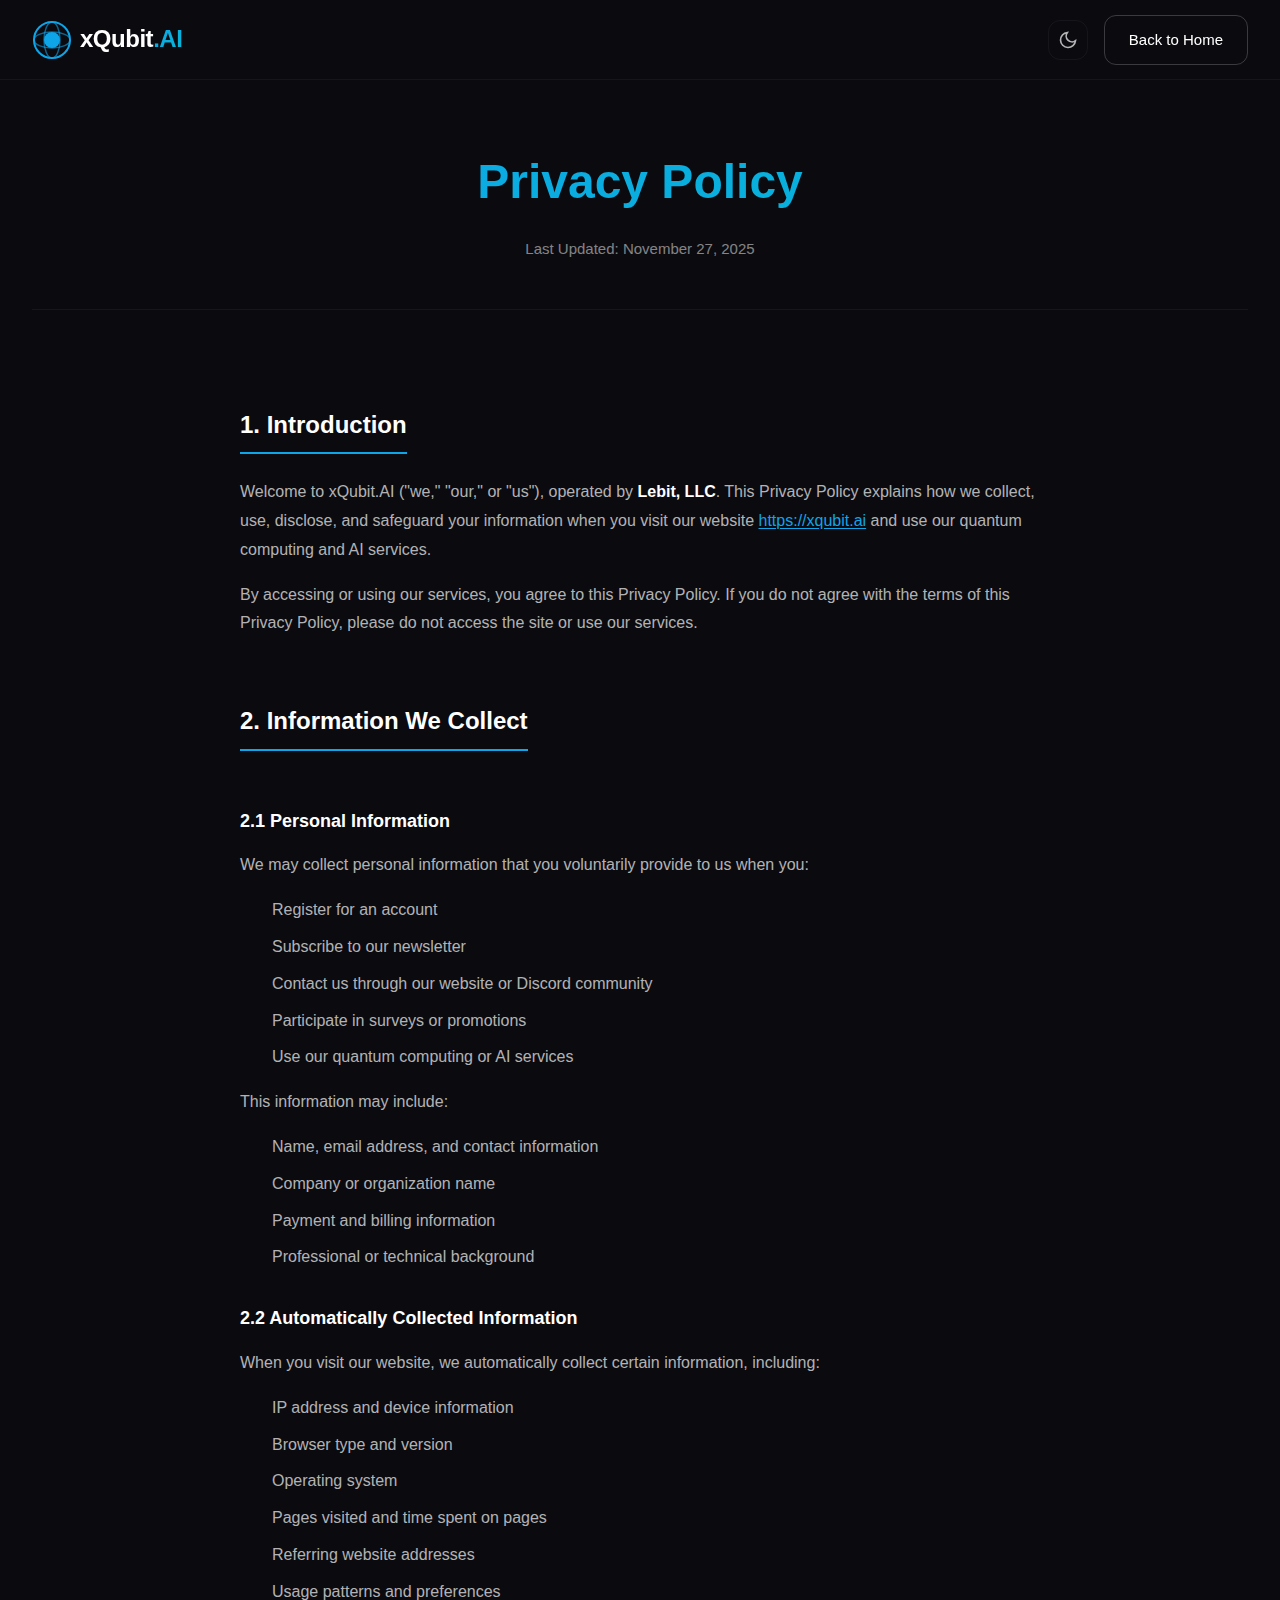
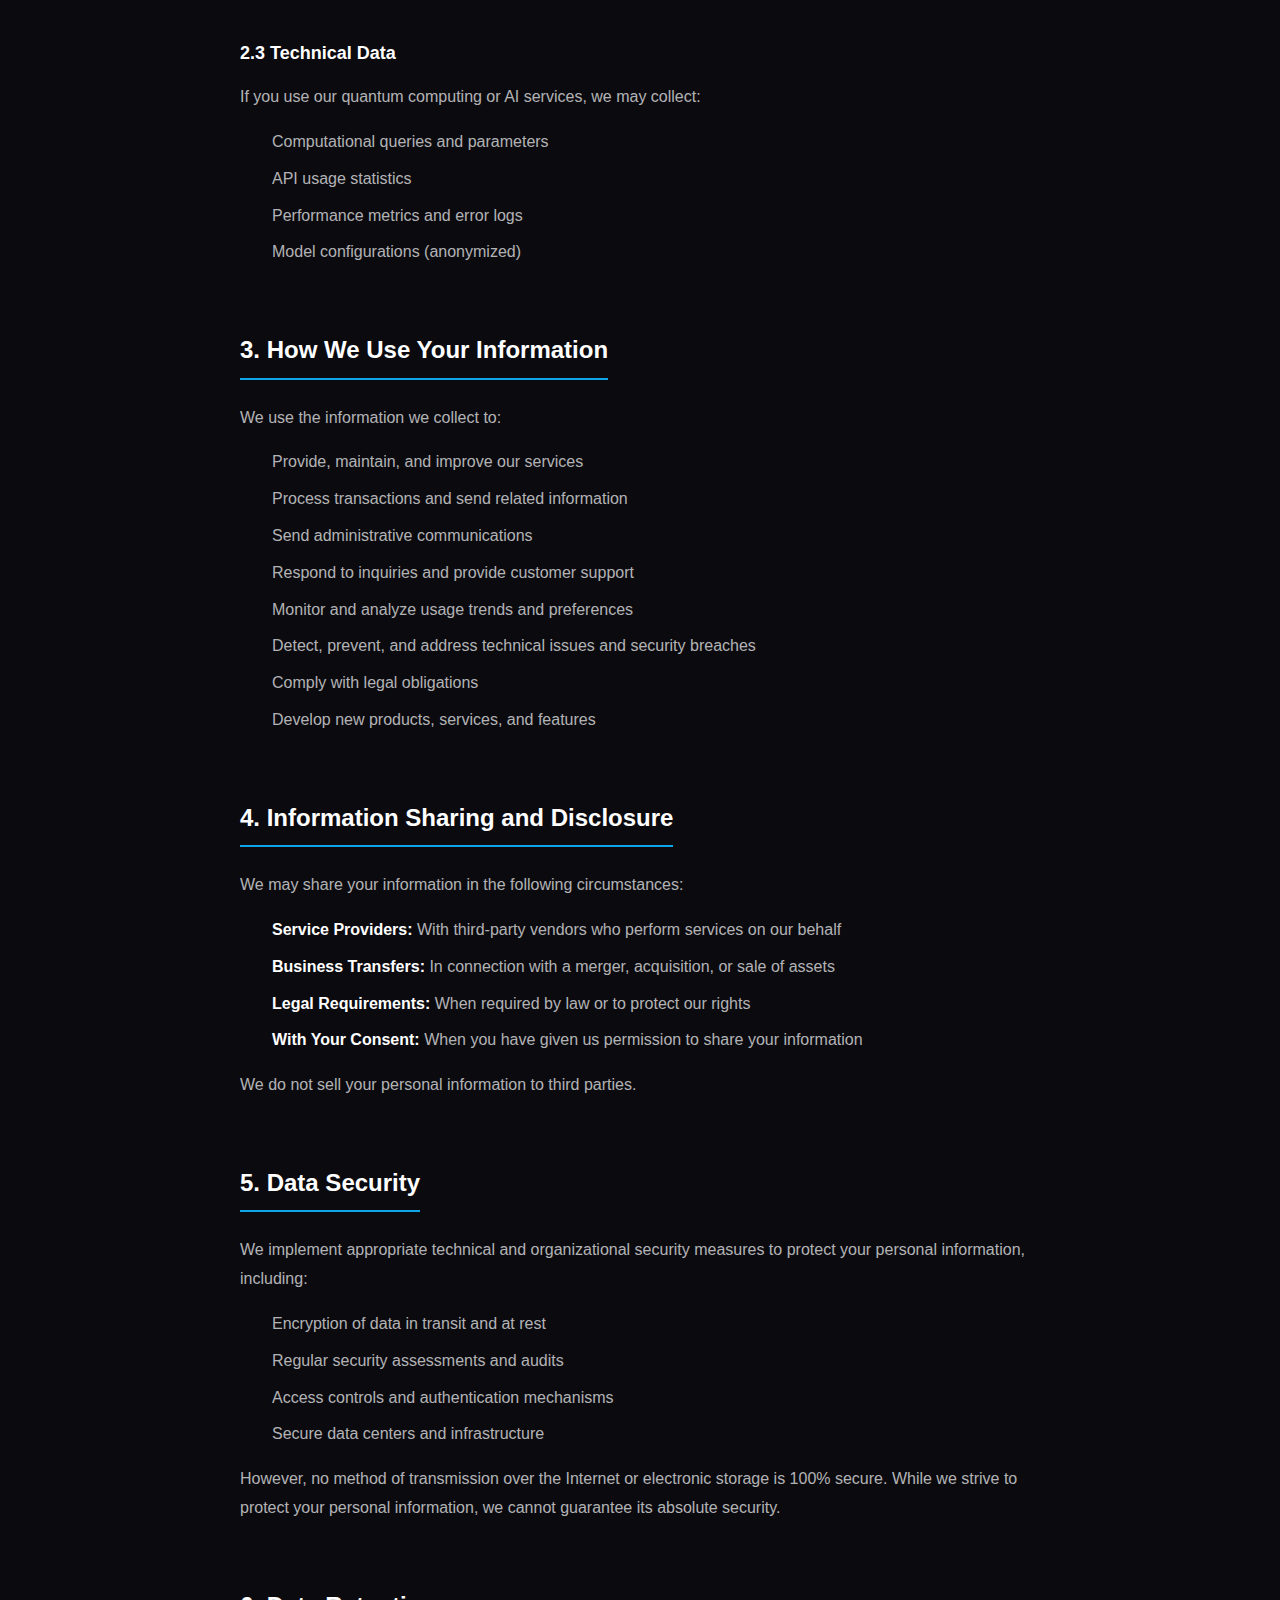
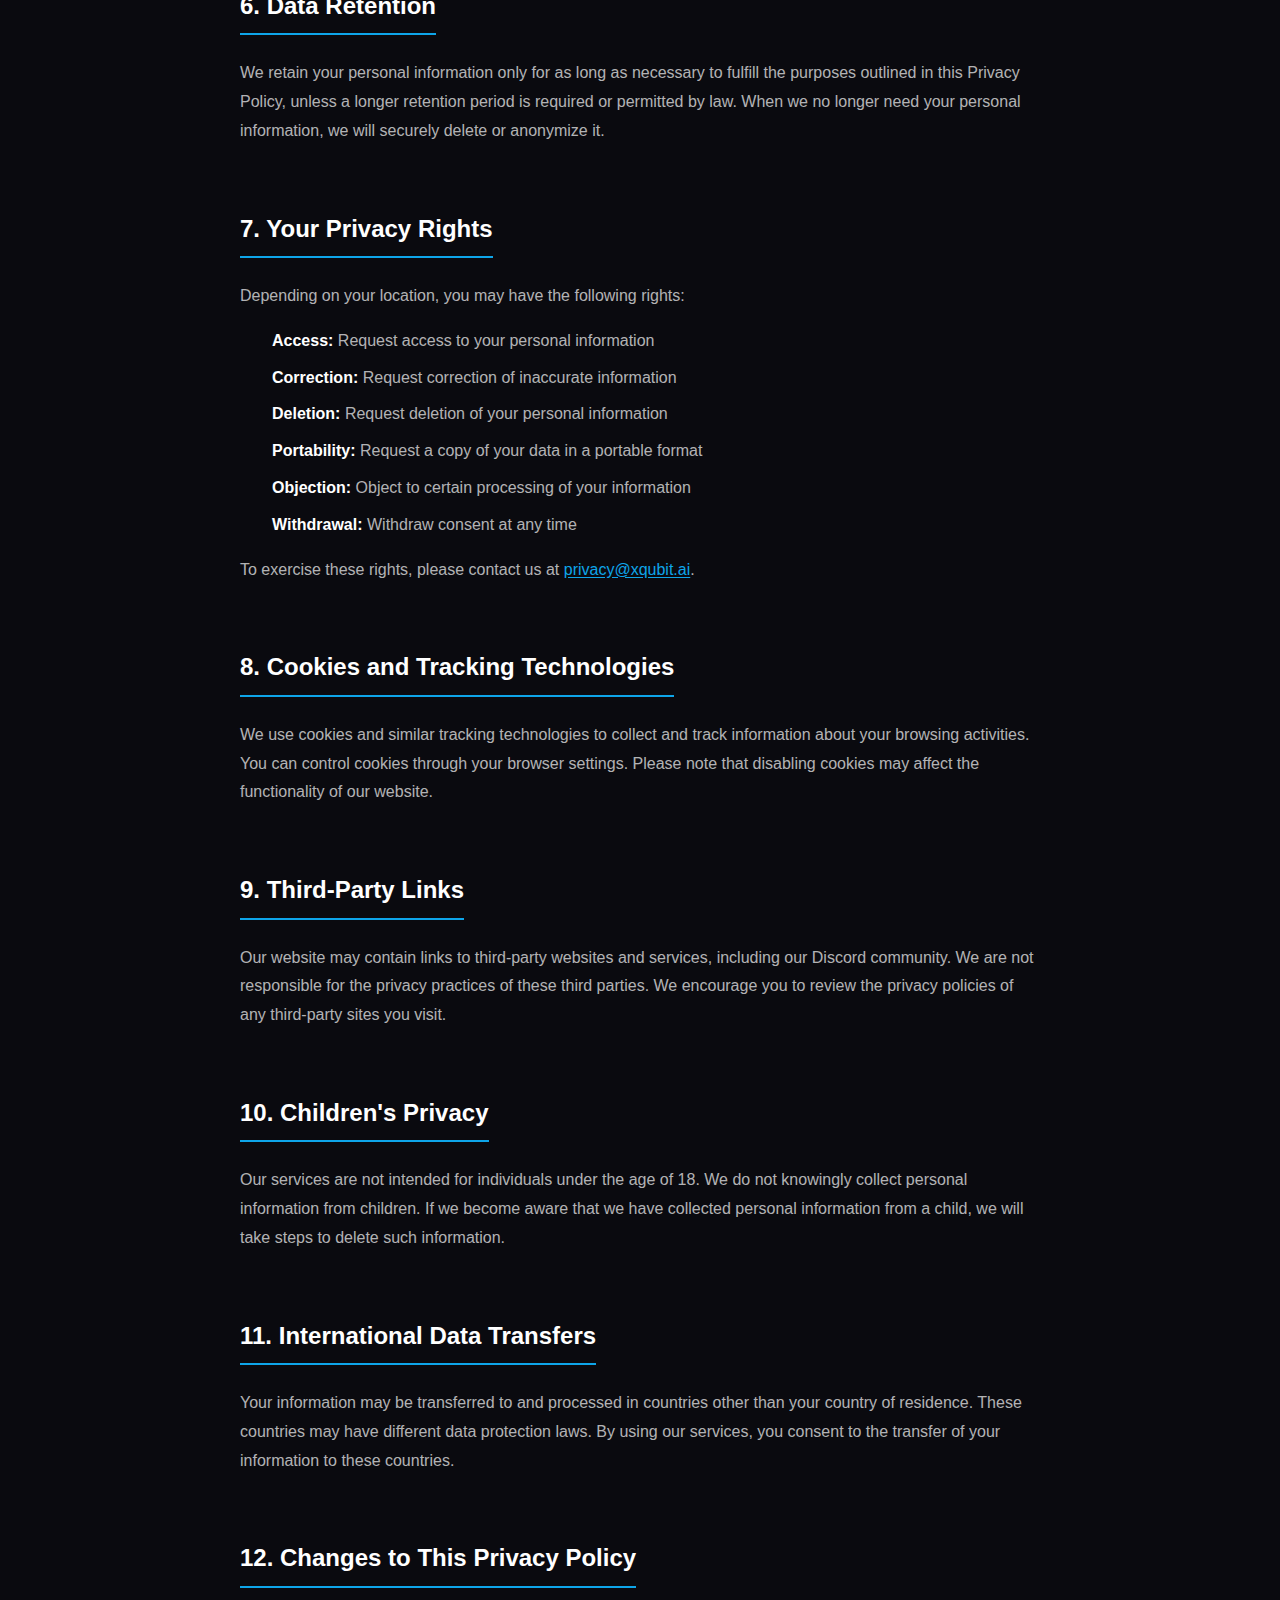
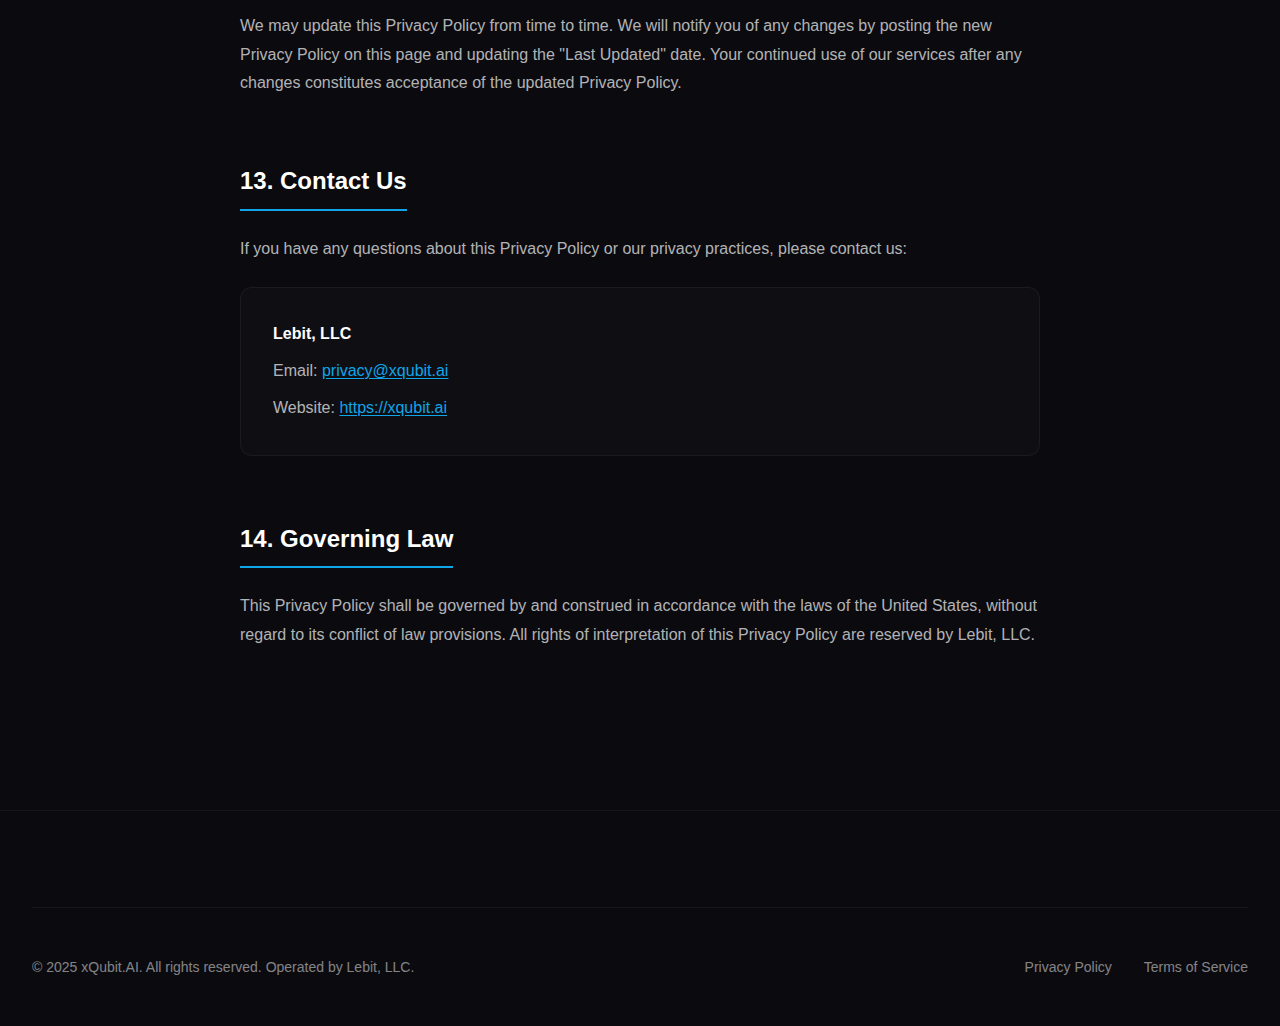
<file: privacy.html>
<!DOCTYPE html>
<html lang="en" data-theme="dark">
<head>
    <meta charset="UTF-8">
    <meta name="viewport" content="width=device-width, initial-scale=1.0">
    <title>Privacy Policy - xQubit.AI</title>
    <!-- Google tag (gtag.js) -->
    <script async src="https://www.googletagmanager.com/gtag/js?id=G-JPYDKLD9Z1"></script>
    <script>
      window.dataLayer = window.dataLayer || [];
      function gtag(){dataLayer.push(arguments);}
      gtag('js', new Date());
      gtag('config', 'G-JPYDKLD9Z1');
    </script>
    <meta name="description" content="xQubit.AI Privacy Policy - Learn how we collect, use, and protect your personal information.">
    <link rel="icon" type="image/svg+xml" href="assets/favicon.svg">
    <link rel="preconnect" href="https://fonts.googleapis.com">
    <link rel="preconnect" href="https://fonts.gstatic.com" crossorigin>
    <link href="https://fonts.googleapis.com/css2?family=Inter:wght@300;400;500;600;700;800&family=Space+Grotesk:wght@400;500;600;700&display=swap" rel="stylesheet">
    <link rel="stylesheet" href="css/styles.css">
    <link rel="stylesheet" href="css/legal.css">
</head>
<body>
    <!-- Navigation -->
    <nav class="navbar scrolled">
        <div class="nav-container">
            <a href="index.html" class="logo">
                <svg class="logo-icon" viewBox="0 0 40 40" fill="none" xmlns="http://www.w3.org/2000/svg">
                    <circle cx="20" cy="20" r="18" stroke="url(#logo-gradient)" stroke-width="2"/>
                    <circle cx="20" cy="20" r="8" fill="url(#logo-gradient)"/>
                    <ellipse cx="20" cy="20" rx="18" ry="8" stroke="url(#logo-gradient)" stroke-width="1.5" opacity="0.6"/>
                    <ellipse cx="20" cy="20" rx="8" ry="18" stroke="url(#logo-gradient)" stroke-width="1.5" opacity="0.6"/>
                    <defs>
                        <linearGradient id="logo-gradient" x1="0" y1="0" x2="40" y2="40">
                            <stop offset="0%" stop-color="#0EA5E9"/>
                            <stop offset="100%" stop-color="#0284C7"/>
                        </linearGradient>
                    </defs>
                </svg>
                <span class="logo-text">xQubit<span class="highlight">.AI</span></span>
            </a>
            <div class="nav-actions">
                <button class="theme-toggle" id="theme-toggle" aria-label="Toggle theme">
                    <svg class="moon-icon" viewBox="0 0 24 24" fill="none" stroke="currentColor" stroke-width="2">
                        <path d="M21 12.79A9 9 0 1 1 11.21 3 7 7 0 0 0 21 12.79z"/>
                    </svg>
                    <svg class="sun-icon" viewBox="0 0 24 24" fill="none" stroke="currentColor" stroke-width="2">
                        <circle cx="12" cy="12" r="5"/>
                        <line x1="12" y1="1" x2="12" y2="3"/>
                        <line x1="12" y1="21" x2="12" y2="23"/>
                        <line x1="4.22" y1="4.22" x2="5.64" y2="5.64"/>
                        <line x1="18.36" y1="18.36" x2="19.78" y2="19.78"/>
                        <line x1="1" y1="12" x2="3" y2="12"/>
                        <line x1="21" y1="12" x2="23" y2="12"/>
                        <line x1="4.22" y1="19.78" x2="5.64" y2="18.36"/>
                        <line x1="18.36" y1="5.64" x2="19.78" y2="4.22"/>
                    </svg>
                </button>
                <a href="index.html" class="btn btn-outline">Back to Home</a>
            </div>
        </div>
    </nav>

    <!-- Legal Content -->
    <main class="legal-page">
        <div class="container">
            <div class="legal-header">
                <h1>Privacy Policy</h1>
                <p class="legal-updated">Last Updated: November 27, 2025</p>
            </div>

            <div class="legal-content">
                <section class="legal-section">
                    <h2>1. Introduction</h2>
                    <p>Welcome to xQubit.AI ("we," "our," or "us"), operated by <strong>Lebit, LLC</strong>. This Privacy Policy explains how we collect, use, disclose, and safeguard your information when you visit our website <a href="https://xqubit.ai">https://xqubit.ai</a> and use our quantum computing and AI services.</p>
                    <p>By accessing or using our services, you agree to this Privacy Policy. If you do not agree with the terms of this Privacy Policy, please do not access the site or use our services.</p>
                </section>

                <section class="legal-section">
                    <h2>2. Information We Collect</h2>

                    <h3>2.1 Personal Information</h3>
                    <p>We may collect personal information that you voluntarily provide to us when you:</p>
                    <ul>
                        <li>Register for an account</li>
                        <li>Subscribe to our newsletter</li>
                        <li>Contact us through our website or Discord community</li>
                        <li>Participate in surveys or promotions</li>
                        <li>Use our quantum computing or AI services</li>
                    </ul>
                    <p>This information may include:</p>
                    <ul>
                        <li>Name, email address, and contact information</li>
                        <li>Company or organization name</li>
                        <li>Payment and billing information</li>
                        <li>Professional or technical background</li>
                    </ul>

                    <h3>2.2 Automatically Collected Information</h3>
                    <p>When you visit our website, we automatically collect certain information, including:</p>
                    <ul>
                        <li>IP address and device information</li>
                        <li>Browser type and version</li>
                        <li>Operating system</li>
                        <li>Pages visited and time spent on pages</li>
                        <li>Referring website addresses</li>
                        <li>Usage patterns and preferences</li>
                    </ul>

                    <h3>2.3 Technical Data</h3>
                    <p>If you use our quantum computing or AI services, we may collect:</p>
                    <ul>
                        <li>Computational queries and parameters</li>
                        <li>API usage statistics</li>
                        <li>Performance metrics and error logs</li>
                        <li>Model configurations (anonymized)</li>
                    </ul>
                </section>

                <section class="legal-section">
                    <h2>3. How We Use Your Information</h2>
                    <p>We use the information we collect to:</p>
                    <ul>
                        <li>Provide, maintain, and improve our services</li>
                        <li>Process transactions and send related information</li>
                        <li>Send administrative communications</li>
                        <li>Respond to inquiries and provide customer support</li>
                        <li>Monitor and analyze usage trends and preferences</li>
                        <li>Detect, prevent, and address technical issues and security breaches</li>
                        <li>Comply with legal obligations</li>
                        <li>Develop new products, services, and features</li>
                    </ul>
                </section>

                <section class="legal-section">
                    <h2>4. Information Sharing and Disclosure</h2>
                    <p>We may share your information in the following circumstances:</p>
                    <ul>
                        <li><strong>Service Providers:</strong> With third-party vendors who perform services on our behalf</li>
                        <li><strong>Business Transfers:</strong> In connection with a merger, acquisition, or sale of assets</li>
                        <li><strong>Legal Requirements:</strong> When required by law or to protect our rights</li>
                        <li><strong>With Your Consent:</strong> When you have given us permission to share your information</li>
                    </ul>
                    <p>We do not sell your personal information to third parties.</p>
                </section>

                <section class="legal-section">
                    <h2>5. Data Security</h2>
                    <p>We implement appropriate technical and organizational security measures to protect your personal information, including:</p>
                    <ul>
                        <li>Encryption of data in transit and at rest</li>
                        <li>Regular security assessments and audits</li>
                        <li>Access controls and authentication mechanisms</li>
                        <li>Secure data centers and infrastructure</li>
                    </ul>
                    <p>However, no method of transmission over the Internet or electronic storage is 100% secure. While we strive to protect your personal information, we cannot guarantee its absolute security.</p>
                </section>

                <section class="legal-section">
                    <h2>6. Data Retention</h2>
                    <p>We retain your personal information only for as long as necessary to fulfill the purposes outlined in this Privacy Policy, unless a longer retention period is required or permitted by law. When we no longer need your personal information, we will securely delete or anonymize it.</p>
                </section>

                <section class="legal-section">
                    <h2>7. Your Privacy Rights</h2>
                    <p>Depending on your location, you may have the following rights:</p>
                    <ul>
                        <li><strong>Access:</strong> Request access to your personal information</li>
                        <li><strong>Correction:</strong> Request correction of inaccurate information</li>
                        <li><strong>Deletion:</strong> Request deletion of your personal information</li>
                        <li><strong>Portability:</strong> Request a copy of your data in a portable format</li>
                        <li><strong>Objection:</strong> Object to certain processing of your information</li>
                        <li><strong>Withdrawal:</strong> Withdraw consent at any time</li>
                    </ul>
                    <p>To exercise these rights, please contact us at <a href="mailto:privacy@xqubit.ai">privacy@xqubit.ai</a>.</p>
                </section>

                <section class="legal-section">
                    <h2>8. Cookies and Tracking Technologies</h2>
                    <p>We use cookies and similar tracking technologies to collect and track information about your browsing activities. You can control cookies through your browser settings. Please note that disabling cookies may affect the functionality of our website.</p>
                </section>

                <section class="legal-section">
                    <h2>9. Third-Party Links</h2>
                    <p>Our website may contain links to third-party websites and services, including our Discord community. We are not responsible for the privacy practices of these third parties. We encourage you to review the privacy policies of any third-party sites you visit.</p>
                </section>

                <section class="legal-section">
                    <h2>10. Children's Privacy</h2>
                    <p>Our services are not intended for individuals under the age of 18. We do not knowingly collect personal information from children. If we become aware that we have collected personal information from a child, we will take steps to delete such information.</p>
                </section>

                <section class="legal-section">
                    <h2>11. International Data Transfers</h2>
                    <p>Your information may be transferred to and processed in countries other than your country of residence. These countries may have different data protection laws. By using our services, you consent to the transfer of your information to these countries.</p>
                </section>

                <section class="legal-section">
                    <h2>12. Changes to This Privacy Policy</h2>
                    <p>We may update this Privacy Policy from time to time. We will notify you of any changes by posting the new Privacy Policy on this page and updating the "Last Updated" date. Your continued use of our services after any changes constitutes acceptance of the updated Privacy Policy.</p>
                </section>

                <section class="legal-section">
                    <h2>13. Contact Us</h2>
                    <p>If you have any questions about this Privacy Policy or our privacy practices, please contact us:</p>
                    <div class="contact-info">
                        <p><strong>Lebit, LLC</strong></p>
                        <p>Email: <a href="mailto:privacy@xqubit.ai">privacy@xqubit.ai</a></p>
                        <p>Website: <a href="https://xqubit.ai">https://xqubit.ai</a></p>
                    </div>
                </section>

                <section class="legal-section">
                    <h2>14. Governing Law</h2>
                    <p>This Privacy Policy shall be governed by and construed in accordance with the laws of the United States, without regard to its conflict of law provisions. All rights of interpretation of this Privacy Policy are reserved by Lebit, LLC.</p>
                </section>
            </div>
        </div>
    </main>

    <!-- Footer -->
    <footer class="footer">
        <div class="container">
            <div class="footer-bottom">
                <p>&copy; 2025 xQubit.AI. All rights reserved. Operated by Lebit, LLC.</p>
                <div class="footer-legal">
                    <a href="privacy.html">Privacy Policy</a>
                    <a href="terms.html">Terms of Service</a>
                </div>
            </div>
        </div>
    </footer>

    <script src="js/main.js"></script>
</body>
</html>
</file>
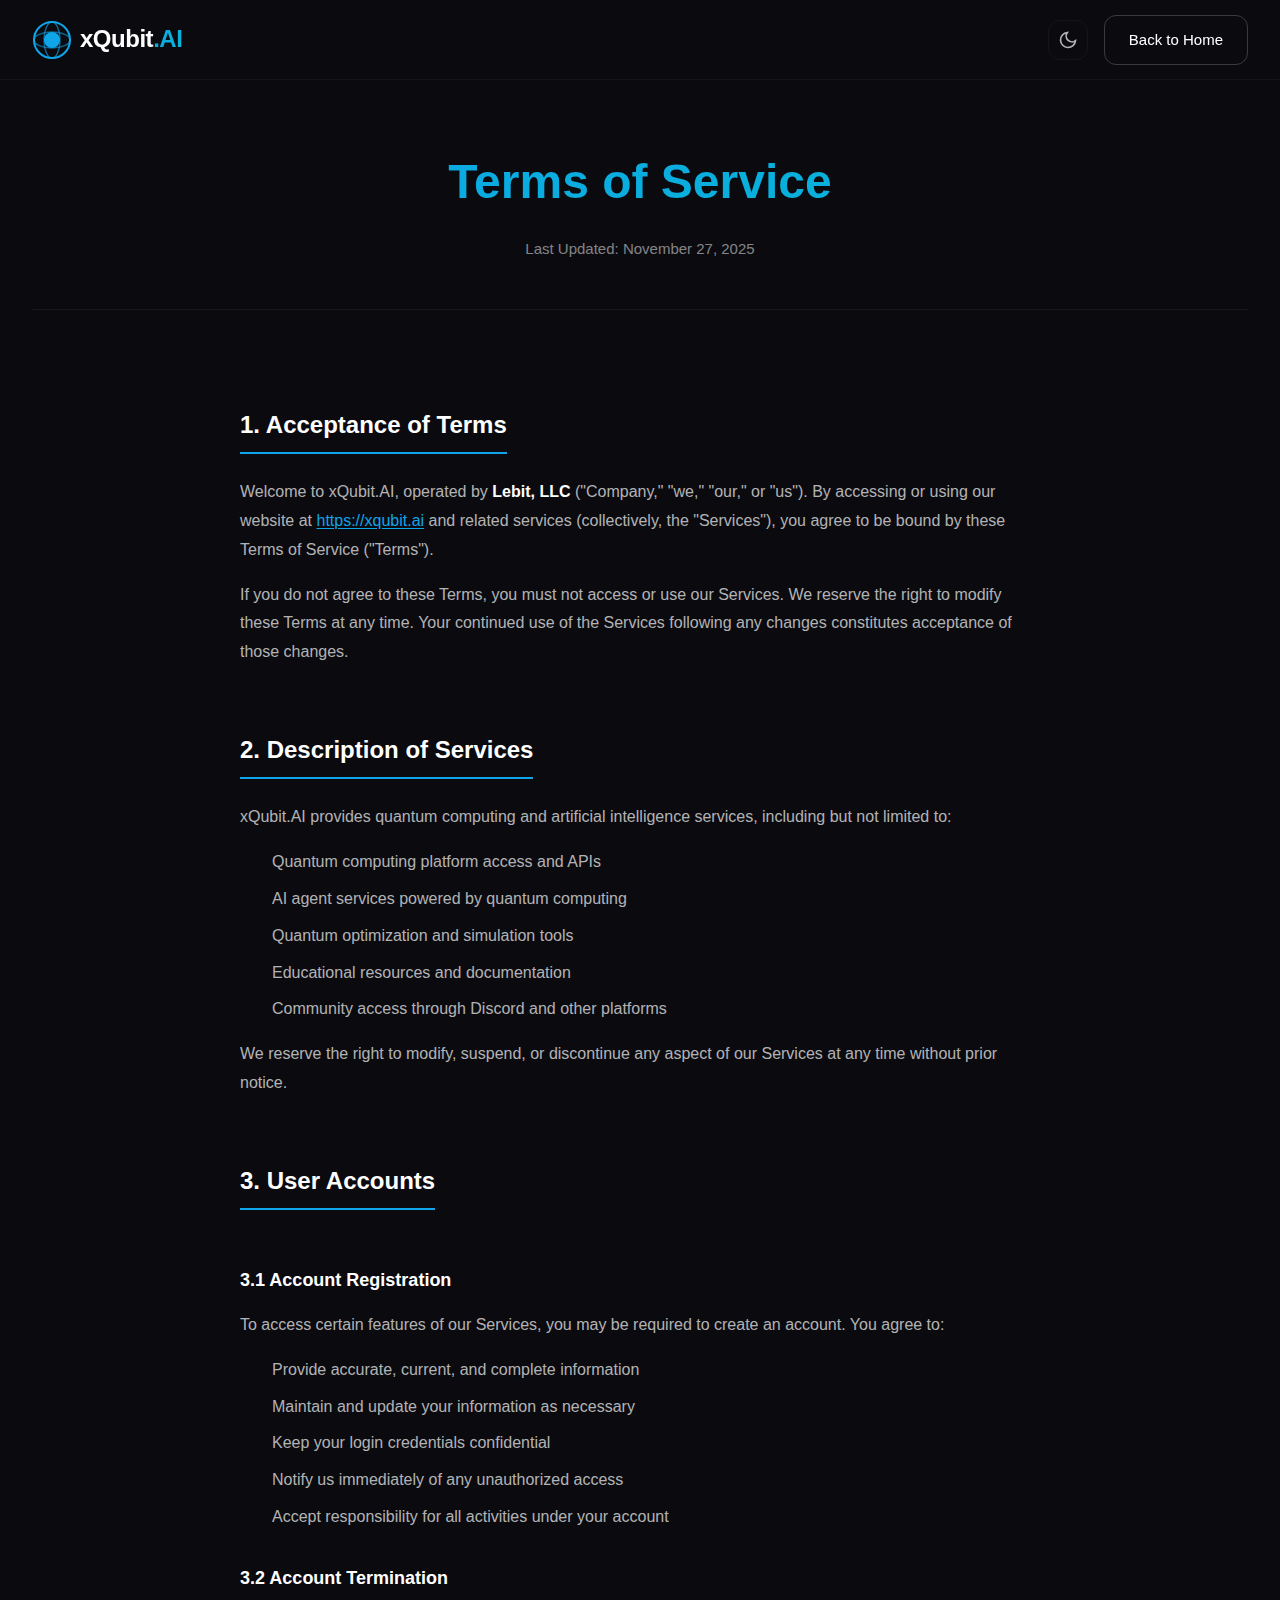
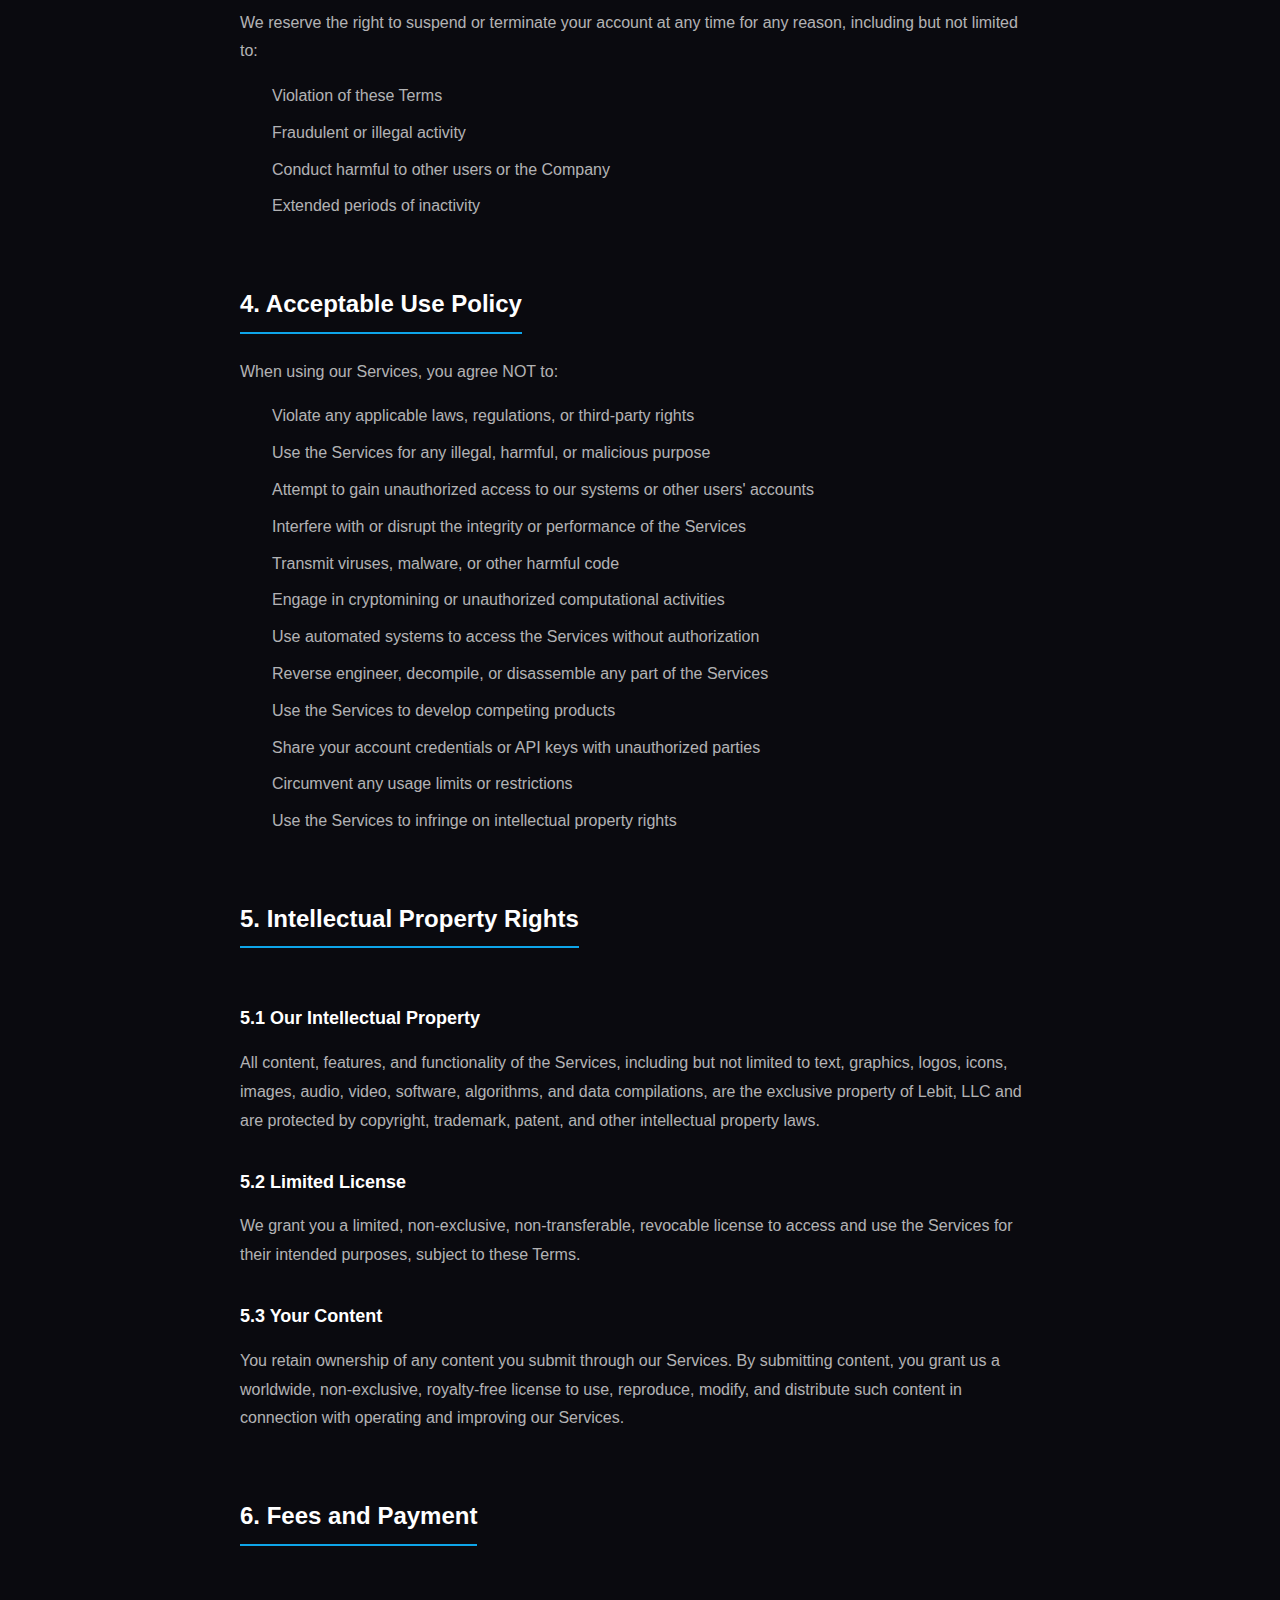
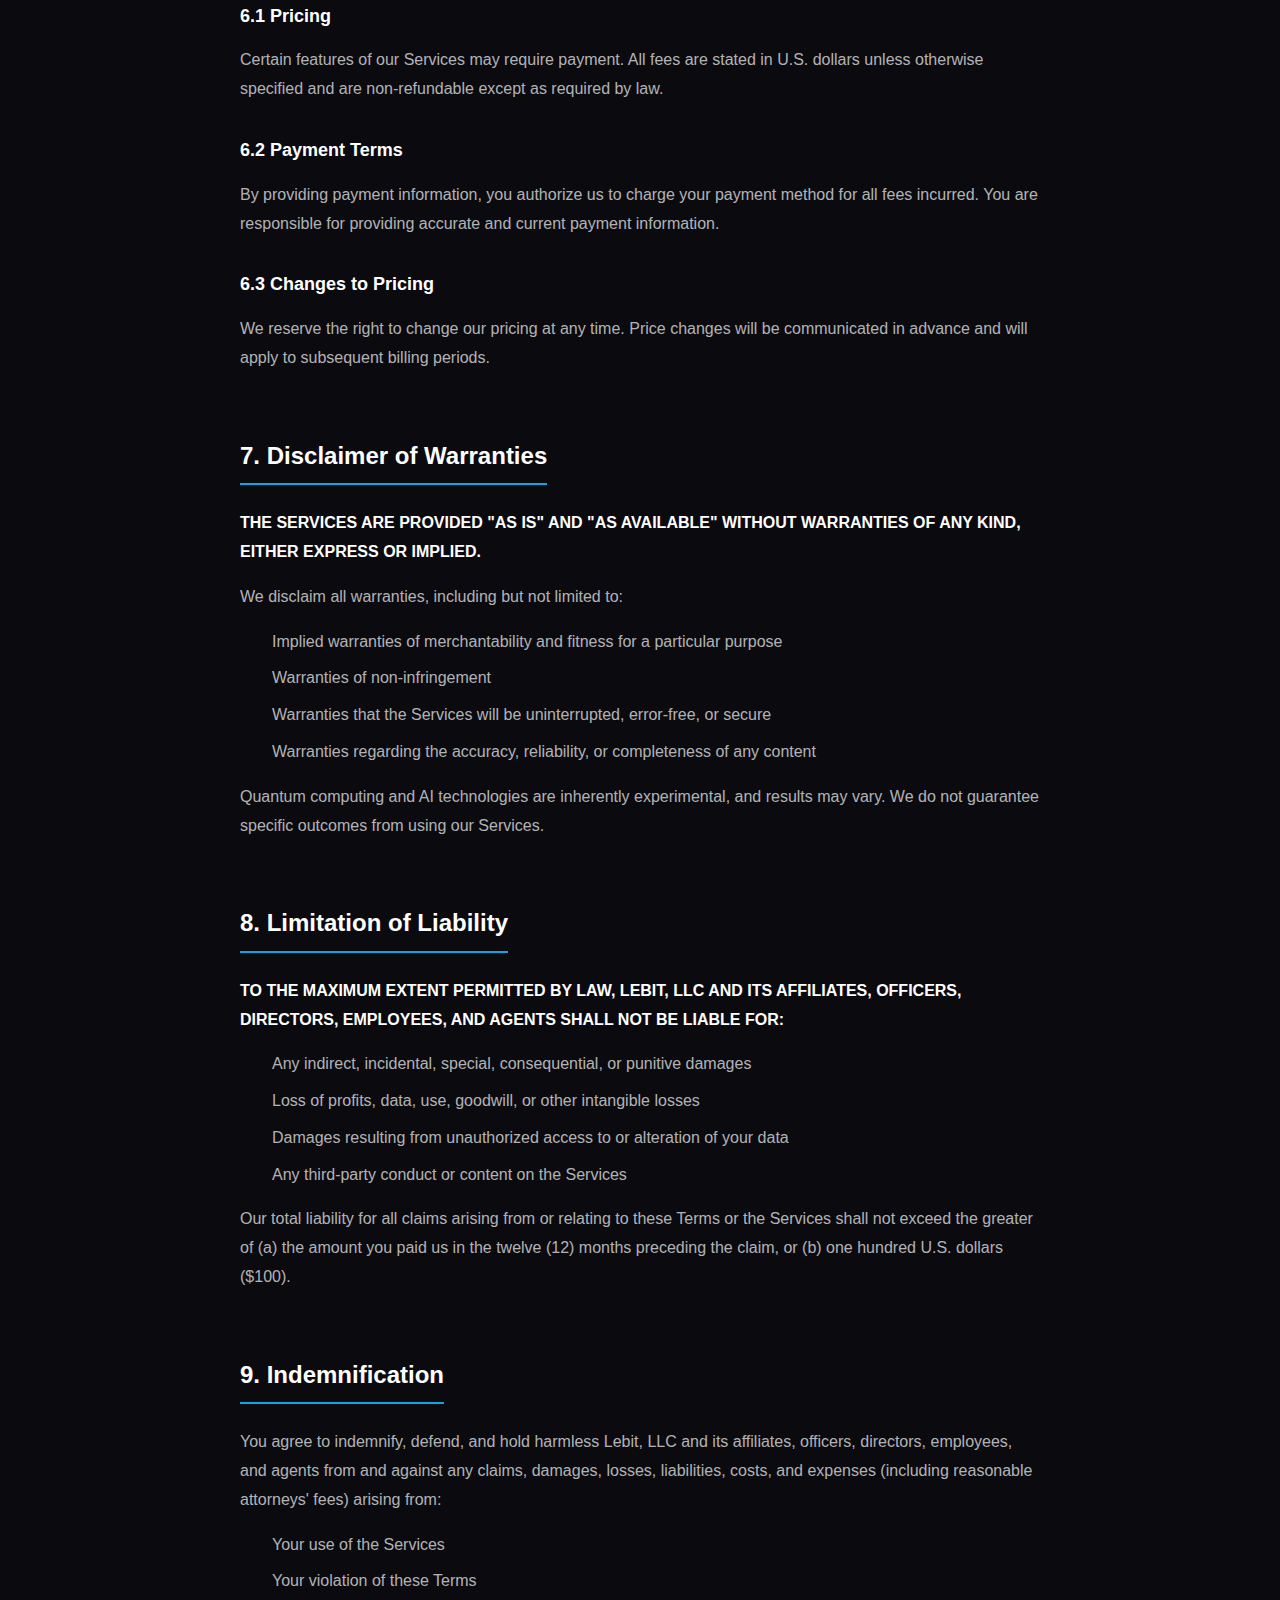
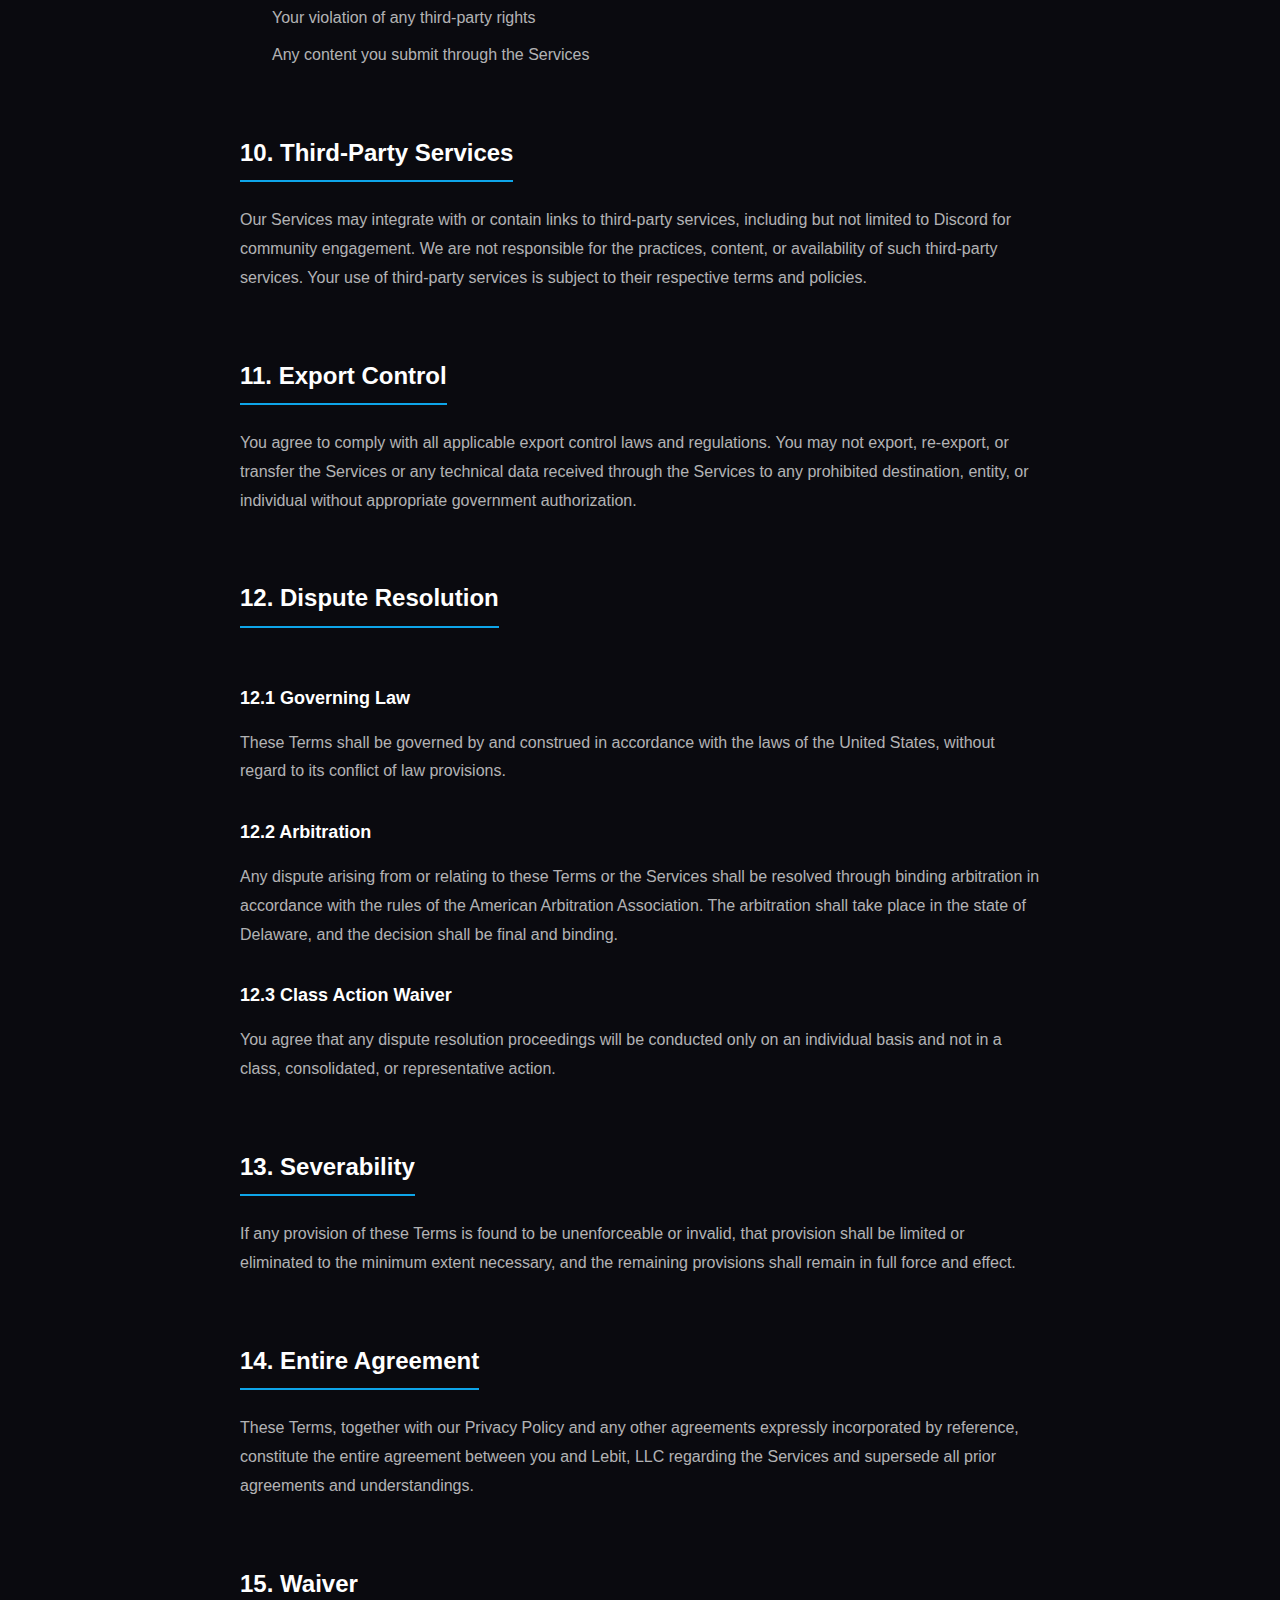
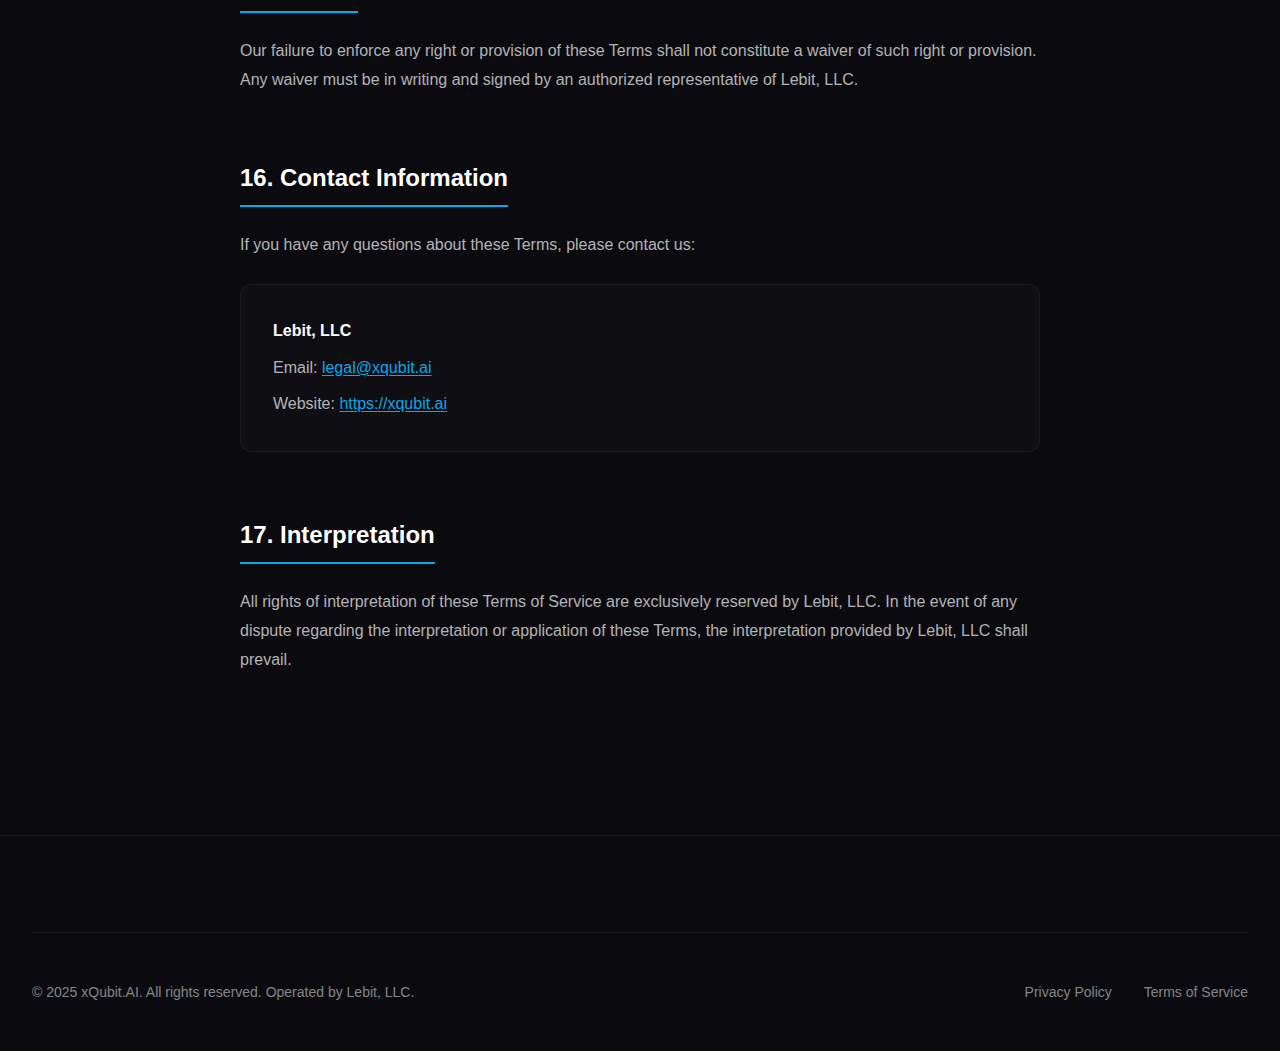
<file: terms.html>
<!DOCTYPE html>
<html lang="en" data-theme="dark">
<head>
    <meta charset="UTF-8">
    <meta name="viewport" content="width=device-width, initial-scale=1.0">
    <title>Terms of Service - xQubit.AI</title>
    <meta name="description" content="xQubit.AI Terms of Service - Read our terms and conditions for using our quantum computing and AI services.">
    <link rel="icon" type="image/svg+xml" href="assets/favicon.svg">
    <link rel="preconnect" href="https://fonts.googleapis.com">
    <link rel="preconnect" href="https://fonts.gstatic.com" crossorigin>
    <link href="https://fonts.googleapis.com/css2?family=Inter:wght@300;400;500;600;700;800&family=Space+Grotesk:wght@400;500;600;700&display=swap" rel="stylesheet">
    <link rel="stylesheet" href="css/styles.css">
    <link rel="stylesheet" href="css/legal.css">
</head>
<body>
    <!-- Navigation -->
    <nav class="navbar scrolled">
        <div class="nav-container">
            <a href="index.html" class="logo">
                <svg class="logo-icon" viewBox="0 0 40 40" fill="none" xmlns="http://www.w3.org/2000/svg">
                    <circle cx="20" cy="20" r="18" stroke="url(#logo-gradient)" stroke-width="2"/>
                    <circle cx="20" cy="20" r="8" fill="url(#logo-gradient)"/>
                    <ellipse cx="20" cy="20" rx="18" ry="8" stroke="url(#logo-gradient)" stroke-width="1.5" opacity="0.6"/>
                    <ellipse cx="20" cy="20" rx="8" ry="18" stroke="url(#logo-gradient)" stroke-width="1.5" opacity="0.6"/>
                    <defs>
                        <linearGradient id="logo-gradient" x1="0" y1="0" x2="40" y2="40">
                            <stop offset="0%" stop-color="#0EA5E9"/>
                            <stop offset="100%" stop-color="#0284C7"/>
                        </linearGradient>
                    </defs>
                </svg>
                <span class="logo-text">xQubit<span class="highlight">.AI</span></span>
            </a>
            <div class="nav-actions">
                <button class="theme-toggle" id="theme-toggle" aria-label="Toggle theme">
                    <svg class="moon-icon" viewBox="0 0 24 24" fill="none" stroke="currentColor" stroke-width="2">
                        <path d="M21 12.79A9 9 0 1 1 11.21 3 7 7 0 0 0 21 12.79z"/>
                    </svg>
                    <svg class="sun-icon" viewBox="0 0 24 24" fill="none" stroke="currentColor" stroke-width="2">
                        <circle cx="12" cy="12" r="5"/>
                        <line x1="12" y1="1" x2="12" y2="3"/>
                        <line x1="12" y1="21" x2="12" y2="23"/>
                        <line x1="4.22" y1="4.22" x2="5.64" y2="5.64"/>
                        <line x1="18.36" y1="18.36" x2="19.78" y2="19.78"/>
                        <line x1="1" y1="12" x2="3" y2="12"/>
                        <line x1="21" y1="12" x2="23" y2="12"/>
                        <line x1="4.22" y1="19.78" x2="5.64" y2="18.36"/>
                        <line x1="18.36" y1="5.64" x2="19.78" y2="4.22"/>
                    </svg>
                </button>
                <a href="index.html" class="btn btn-outline">Back to Home</a>
            </div>
        </div>
    </nav>

    <!-- Legal Content -->
    <main class="legal-page">
        <div class="container">
            <div class="legal-header">
                <h1>Terms of Service</h1>
                <p class="legal-updated">Last Updated: November 27, 2025</p>
            </div>

            <div class="legal-content">
                <section class="legal-section">
                    <h2>1. Acceptance of Terms</h2>
                    <p>Welcome to xQubit.AI, operated by <strong>Lebit, LLC</strong> ("Company," "we," "our," or "us"). By accessing or using our website at <a href="https://xqubit.ai">https://xqubit.ai</a> and related services (collectively, the "Services"), you agree to be bound by these Terms of Service ("Terms").</p>
                    <p>If you do not agree to these Terms, you must not access or use our Services. We reserve the right to modify these Terms at any time. Your continued use of the Services following any changes constitutes acceptance of those changes.</p>
                </section>

                <section class="legal-section">
                    <h2>2. Description of Services</h2>
                    <p>xQubit.AI provides quantum computing and artificial intelligence services, including but not limited to:</p>
                    <ul>
                        <li>Quantum computing platform access and APIs</li>
                        <li>AI agent services powered by quantum computing</li>
                        <li>Quantum optimization and simulation tools</li>
                        <li>Educational resources and documentation</li>
                        <li>Community access through Discord and other platforms</li>
                    </ul>
                    <p>We reserve the right to modify, suspend, or discontinue any aspect of our Services at any time without prior notice.</p>
                </section>

                <section class="legal-section">
                    <h2>3. User Accounts</h2>
                    <h3>3.1 Account Registration</h3>
                    <p>To access certain features of our Services, you may be required to create an account. You agree to:</p>
                    <ul>
                        <li>Provide accurate, current, and complete information</li>
                        <li>Maintain and update your information as necessary</li>
                        <li>Keep your login credentials confidential</li>
                        <li>Notify us immediately of any unauthorized access</li>
                        <li>Accept responsibility for all activities under your account</li>
                    </ul>

                    <h3>3.2 Account Termination</h3>
                    <p>We reserve the right to suspend or terminate your account at any time for any reason, including but not limited to:</p>
                    <ul>
                        <li>Violation of these Terms</li>
                        <li>Fraudulent or illegal activity</li>
                        <li>Conduct harmful to other users or the Company</li>
                        <li>Extended periods of inactivity</li>
                    </ul>
                </section>

                <section class="legal-section">
                    <h2>4. Acceptable Use Policy</h2>
                    <p>When using our Services, you agree NOT to:</p>
                    <ul>
                        <li>Violate any applicable laws, regulations, or third-party rights</li>
                        <li>Use the Services for any illegal, harmful, or malicious purpose</li>
                        <li>Attempt to gain unauthorized access to our systems or other users' accounts</li>
                        <li>Interfere with or disrupt the integrity or performance of the Services</li>
                        <li>Transmit viruses, malware, or other harmful code</li>
                        <li>Engage in cryptomining or unauthorized computational activities</li>
                        <li>Use automated systems to access the Services without authorization</li>
                        <li>Reverse engineer, decompile, or disassemble any part of the Services</li>
                        <li>Use the Services to develop competing products</li>
                        <li>Share your account credentials or API keys with unauthorized parties</li>
                        <li>Circumvent any usage limits or restrictions</li>
                        <li>Use the Services to infringe on intellectual property rights</li>
                    </ul>
                </section>

                <section class="legal-section">
                    <h2>5. Intellectual Property Rights</h2>
                    <h3>5.1 Our Intellectual Property</h3>
                    <p>All content, features, and functionality of the Services, including but not limited to text, graphics, logos, icons, images, audio, video, software, algorithms, and data compilations, are the exclusive property of Lebit, LLC and are protected by copyright, trademark, patent, and other intellectual property laws.</p>

                    <h3>5.2 Limited License</h3>
                    <p>We grant you a limited, non-exclusive, non-transferable, revocable license to access and use the Services for their intended purposes, subject to these Terms.</p>

                    <h3>5.3 Your Content</h3>
                    <p>You retain ownership of any content you submit through our Services. By submitting content, you grant us a worldwide, non-exclusive, royalty-free license to use, reproduce, modify, and distribute such content in connection with operating and improving our Services.</p>
                </section>

                <section class="legal-section">
                    <h2>6. Fees and Payment</h2>
                    <h3>6.1 Pricing</h3>
                    <p>Certain features of our Services may require payment. All fees are stated in U.S. dollars unless otherwise specified and are non-refundable except as required by law.</p>

                    <h3>6.2 Payment Terms</h3>
                    <p>By providing payment information, you authorize us to charge your payment method for all fees incurred. You are responsible for providing accurate and current payment information.</p>

                    <h3>6.3 Changes to Pricing</h3>
                    <p>We reserve the right to change our pricing at any time. Price changes will be communicated in advance and will apply to subsequent billing periods.</p>
                </section>

                <section class="legal-section">
                    <h2>7. Disclaimer of Warranties</h2>
                    <p><strong>THE SERVICES ARE PROVIDED "AS IS" AND "AS AVAILABLE" WITHOUT WARRANTIES OF ANY KIND, EITHER EXPRESS OR IMPLIED.</strong></p>
                    <p>We disclaim all warranties, including but not limited to:</p>
                    <ul>
                        <li>Implied warranties of merchantability and fitness for a particular purpose</li>
                        <li>Warranties of non-infringement</li>
                        <li>Warranties that the Services will be uninterrupted, error-free, or secure</li>
                        <li>Warranties regarding the accuracy, reliability, or completeness of any content</li>
                    </ul>
                    <p>Quantum computing and AI technologies are inherently experimental, and results may vary. We do not guarantee specific outcomes from using our Services.</p>
                </section>

                <section class="legal-section">
                    <h2>8. Limitation of Liability</h2>
                    <p><strong>TO THE MAXIMUM EXTENT PERMITTED BY LAW, LEBIT, LLC AND ITS AFFILIATES, OFFICERS, DIRECTORS, EMPLOYEES, AND AGENTS SHALL NOT BE LIABLE FOR:</strong></p>
                    <ul>
                        <li>Any indirect, incidental, special, consequential, or punitive damages</li>
                        <li>Loss of profits, data, use, goodwill, or other intangible losses</li>
                        <li>Damages resulting from unauthorized access to or alteration of your data</li>
                        <li>Any third-party conduct or content on the Services</li>
                    </ul>
                    <p>Our total liability for all claims arising from or relating to these Terms or the Services shall not exceed the greater of (a) the amount you paid us in the twelve (12) months preceding the claim, or (b) one hundred U.S. dollars ($100).</p>
                </section>

                <section class="legal-section">
                    <h2>9. Indemnification</h2>
                    <p>You agree to indemnify, defend, and hold harmless Lebit, LLC and its affiliates, officers, directors, employees, and agents from and against any claims, damages, losses, liabilities, costs, and expenses (including reasonable attorneys' fees) arising from:</p>
                    <ul>
                        <li>Your use of the Services</li>
                        <li>Your violation of these Terms</li>
                        <li>Your violation of any third-party rights</li>
                        <li>Any content you submit through the Services</li>
                    </ul>
                </section>

                <section class="legal-section">
                    <h2>10. Third-Party Services</h2>
                    <p>Our Services may integrate with or contain links to third-party services, including but not limited to Discord for community engagement. We are not responsible for the practices, content, or availability of such third-party services. Your use of third-party services is subject to their respective terms and policies.</p>
                </section>

                <section class="legal-section">
                    <h2>11. Export Control</h2>
                    <p>You agree to comply with all applicable export control laws and regulations. You may not export, re-export, or transfer the Services or any technical data received through the Services to any prohibited destination, entity, or individual without appropriate government authorization.</p>
                </section>

                <section class="legal-section">
                    <h2>12. Dispute Resolution</h2>
                    <h3>12.1 Governing Law</h3>
                    <p>These Terms shall be governed by and construed in accordance with the laws of the United States, without regard to its conflict of law provisions.</p>

                    <h3>12.2 Arbitration</h3>
                    <p>Any dispute arising from or relating to these Terms or the Services shall be resolved through binding arbitration in accordance with the rules of the American Arbitration Association. The arbitration shall take place in the state of Delaware, and the decision shall be final and binding.</p>

                    <h3>12.3 Class Action Waiver</h3>
                    <p>You agree that any dispute resolution proceedings will be conducted only on an individual basis and not in a class, consolidated, or representative action.</p>
                </section>

                <section class="legal-section">
                    <h2>13. Severability</h2>
                    <p>If any provision of these Terms is found to be unenforceable or invalid, that provision shall be limited or eliminated to the minimum extent necessary, and the remaining provisions shall remain in full force and effect.</p>
                </section>

                <section class="legal-section">
                    <h2>14. Entire Agreement</h2>
                    <p>These Terms, together with our Privacy Policy and any other agreements expressly incorporated by reference, constitute the entire agreement between you and Lebit, LLC regarding the Services and supersede all prior agreements and understandings.</p>
                </section>

                <section class="legal-section">
                    <h2>15. Waiver</h2>
                    <p>Our failure to enforce any right or provision of these Terms shall not constitute a waiver of such right or provision. Any waiver must be in writing and signed by an authorized representative of Lebit, LLC.</p>
                </section>

                <section class="legal-section">
                    <h2>16. Contact Information</h2>
                    <p>If you have any questions about these Terms, please contact us:</p>
                    <div class="contact-info">
                        <p><strong>Lebit, LLC</strong></p>
                        <p>Email: <a href="mailto:legal@xqubit.ai">legal@xqubit.ai</a></p>
                        <p>Website: <a href="https://xqubit.ai">https://xqubit.ai</a></p>
                    </div>
                </section>

                <section class="legal-section">
                    <h2>17. Interpretation</h2>
                    <p>All rights of interpretation of these Terms of Service are exclusively reserved by Lebit, LLC. In the event of any dispute regarding the interpretation or application of these Terms, the interpretation provided by Lebit, LLC shall prevail.</p>
                </section>
            </div>
        </div>
    </main>

    <!-- Footer -->
    <footer class="footer">
        <div class="container">
            <div class="footer-bottom">
                <p>&copy; 2025 xQubit.AI. All rights reserved. Operated by Lebit, LLC.</p>
                <div class="footer-legal">
                    <a href="privacy.html">Privacy Policy</a>
                    <a href="terms.html">Terms of Service</a>
                </div>
            </div>
        </div>
    </footer>

    <script src="js/main.js"></script>
</body>
</html>
</file>
<file: css/styles.css>
/* ==========================================
   xQubit.AI - Quantum Computing meets AI Agents
   Modern Landing Page Styles
   ========================================== */

/* CSS Variables */
:root {
    /* Dark Theme Colors (default) */
    --color-bg-primary: #0a0a0f;
    --color-bg-secondary: #12121a;
    --color-bg-tertiary: #1a1a25;
    --color-bg-card: rgba(255, 255, 255, 0.02);
    --color-bg-card-hover: rgba(255, 255, 255, 0.05);

    --color-text-primary: #ffffff;
    --color-text-secondary: rgba(255, 255, 255, 0.7);
    --color-text-tertiary: rgba(255, 255, 255, 0.5);

    /* New Color Palette - Quantum Teal & Amber (based on Pantone trends 2022-2025) */
    --color-accent-primary: #0EA5E9;    /* Sky Blue - primary quantum energy */
    --color-accent-secondary: #06B6D4;  /* Cyan - quantum computing */
    --color-accent-tertiary: #F59E0B;   /* Amber - warm accent, inspired by Peach Fuzz 2024 */
    --color-accent-highlight: #14B8A6;  /* Teal - technology & innovation */

    /* Legacy color names for compatibility */
    --color-accent-cyan: #0EA5E9;
    --color-accent-blue: #0284C7;

    /* Logo colors - Quantum Blue gradient for visibility in both themes */
    --color-logo-start: #0EA5E9;
    --color-logo-end: #0284C7;

    --gradient-primary: linear-gradient(135deg, var(--color-accent-primary) 0%, var(--color-accent-secondary) 100%);
    --gradient-secondary: linear-gradient(135deg, var(--color-accent-secondary) 0%, var(--color-accent-highlight) 100%);
    --gradient-logo: linear-gradient(135deg, var(--color-logo-start) 0%, var(--color-logo-end) 100%);
    --gradient-glow: radial-gradient(ellipse at center, rgba(14, 165, 233, 0.15) 0%, transparent 70%);

    /* Border colors */
    --color-border: rgba(255, 255, 255, 0.05);
    --color-border-hover: rgba(255, 255, 255, 0.1);

    /* Navbar scrolled background */
    --navbar-bg-scrolled: rgba(10, 10, 15, 0.9);

    /* Typography - American Tech Product Stack */
    --font-primary: -apple-system, BlinkMacSystemFont, 'Segoe UI', 'Roboto', 'Helvetica Neue', Arial, sans-serif;
    --font-display: -apple-system, BlinkMacSystemFont, 'Segoe UI', 'Roboto', 'Helvetica Neue', Arial, sans-serif;

    /* Spacing */
    --spacing-xs: 0.25rem;
    --spacing-sm: 0.5rem;
    --spacing-md: 1rem;
    --spacing-lg: 1.5rem;
    --spacing-xl: 2rem;
    --spacing-2xl: 3rem;
    --spacing-3xl: 4rem;
    --spacing-4xl: 6rem;

    /* Border Radius */
    --radius-sm: 4px;
    --radius-md: 8px;
    --radius-lg: 12px;
    --radius-xl: 16px;
    --radius-2xl: 24px;
    --radius-full: 9999px;

    /* Transitions */
    --transition-fast: 150ms ease;
    --transition-base: 250ms ease;
    --transition-slow: 350ms ease;
    --transition-slower: 500ms ease;

    /* Shadows */
    --shadow-glow-primary: 0 0 40px rgba(14, 165, 233, 0.3);
    --shadow-glow-secondary: 0 0 40px rgba(6, 182, 212, 0.3);
    --shadow-card: 0 4px 24px rgba(0, 0, 0, 0.2);

    /* Legacy shadow names for compatibility */
    --shadow-glow-cyan: var(--shadow-glow-primary);
    --shadow-glow-purple: var(--shadow-glow-secondary);

    /* Layout */
    --container-max: 1280px;
    --navbar-height: 80px;
}

/* Reset & Base */
*, *::before, *::after {
    box-sizing: border-box;
    margin: 0;
    padding: 0;
}

html {
    scroll-behavior: smooth;
    font-size: 16px;
}

body {
    font-family: var(--font-primary);
    background-color: var(--color-bg-primary);
    color: var(--color-text-primary);
    line-height: 1.6;
    overflow-x: hidden;
    -webkit-font-smoothing: antialiased;
    -moz-osx-font-smoothing: grayscale;
}

a {
    color: inherit;
    text-decoration: none;
    transition: color var(--transition-fast);
}

img {
    max-width: 100%;
    height: auto;
}

ul {
    list-style: none;
}

/* Container */
.container {
    width: 100%;
    max-width: var(--container-max);
    margin: 0 auto;
    padding: 0 var(--spacing-xl);
}

/* ==========================================
   Preloader
   ========================================== */
#preloader {
    position: fixed;
    top: 0;
    left: 0;
    width: 100%;
    height: 100%;
    background: var(--color-bg-primary);
    display: flex;
    align-items: center;
    justify-content: center;
    z-index: 10000;
    transition: opacity 0.5s ease, visibility 0.5s ease;
}

#preloader.hidden {
    opacity: 0;
    visibility: hidden;
}

.loader {
    display: flex;
    flex-direction: column;
    align-items: center;
    gap: var(--spacing-lg);
}

.quantum-spinner {
    width: 60px;
    height: 60px;
    position: relative;
}

.quantum-spinner::before,
.quantum-spinner::after {
    content: '';
    position: absolute;
    border-radius: 50%;
    border: 2px solid transparent;
    animation: spin 1.5s linear infinite;
}

.quantum-spinner::before {
    width: 100%;
    height: 100%;
    border-top-color: var(--color-accent-cyan);
    border-bottom-color: var(--color-accent-purple);
}

.quantum-spinner::after {
    width: 70%;
    height: 70%;
    top: 15%;
    left: 15%;
    border-left-color: var(--color-accent-cyan);
    border-right-color: var(--color-accent-purple);
    animation-direction: reverse;
    animation-duration: 1s;
}

@keyframes spin {
    to { transform: rotate(360deg); }
}

.loader-text {
    font-family: var(--font-display);
    font-size: 0.875rem;
    color: var(--color-text-secondary);
    letter-spacing: 0.1em;
}

/* ==========================================
   Navigation
   ========================================== */
.navbar {
    position: fixed;
    top: 0;
    left: 0;
    width: 100%;
    height: var(--navbar-height);
    z-index: 1000;
    transition: background-color var(--transition-base), backdrop-filter var(--transition-base);
}

.navbar.scrolled {
    background-color: rgba(10, 10, 15, 0.9);
    backdrop-filter: blur(20px);
    border-bottom: 1px solid rgba(255, 255, 255, 0.05);
}

.nav-container {
    max-width: var(--container-max);
    margin: 0 auto;
    padding: 0 var(--spacing-xl);
    height: 100%;
    display: flex;
    align-items: center;
    justify-content: space-between;
}

.logo {
    display: flex;
    align-items: center;
    gap: var(--spacing-sm);
}

.logo-icon {
    width: 40px;
    height: 40px;
}

.logo-text {
    font-family: var(--font-display);
    font-size: 1.5rem;
    font-weight: 700;
    letter-spacing: -0.02em;
}

.logo-text .highlight {
    background: var(--gradient-primary);
    -webkit-background-clip: text;
    -webkit-text-fill-color: transparent;
    background-clip: text;
}

.nav-links {
    display: flex;
    align-items: center;
    gap: var(--spacing-2xl);
}

.nav-links a {
    font-size: 0.9375rem;
    font-weight: 500;
    color: var(--color-text-secondary);
    transition: color var(--transition-fast);
    position: relative;
}

.nav-links a::after {
    content: '';
    position: absolute;
    bottom: -4px;
    left: 0;
    width: 0;
    height: 2px;
    background: var(--gradient-primary);
    transition: width var(--transition-base);
}

.nav-links a:hover {
    color: var(--color-text-primary);
}

.nav-links a:hover::after {
    width: 100%;
}

.nav-actions {
    display: flex;
    align-items: center;
    gap: var(--spacing-md);
}

.mobile-menu-btn {
    display: none;
    flex-direction: column;
    justify-content: center;
    gap: 5px;
    width: 32px;
    height: 32px;
    background: none;
    border: none;
    cursor: pointer;
    padding: 4px;
}

.mobile-menu-btn span {
    display: block;
    width: 100%;
    height: 2px;
    background: var(--color-text-primary);
    border-radius: 2px;
    transition: transform var(--transition-base), opacity var(--transition-base);
}

.mobile-menu-btn.active span:nth-child(1) {
    transform: translateY(7px) rotate(45deg);
}

.mobile-menu-btn.active span:nth-child(2) {
    opacity: 0;
}

.mobile-menu-btn.active span:nth-child(3) {
    transform: translateY(-7px) rotate(-45deg);
}

/* Mobile Menu */
.mobile-menu {
    display: none;
    position: fixed;
    top: var(--navbar-height);
    left: 0;
    width: 100%;
    height: calc(100vh - var(--navbar-height));
    background: var(--color-bg-primary);
    padding: var(--spacing-2xl);
    opacity: 0;
    visibility: hidden;
    transition: opacity var(--transition-base), visibility var(--transition-base);
    z-index: 999;
}

.mobile-menu.active {
    opacity: 1;
    visibility: visible;
}

.mobile-nav-links {
    display: flex;
    flex-direction: column;
    gap: var(--spacing-lg);
    margin-bottom: var(--spacing-2xl);
}

.mobile-nav-links a {
    font-size: 1.25rem;
    font-weight: 500;
    color: var(--color-text-secondary);
}

.mobile-nav-actions {
    display: flex;
    flex-direction: column;
    gap: var(--spacing-md);
}

/* ==========================================
   Buttons
   ========================================== */
.btn {
    display: inline-flex;
    align-items: center;
    justify-content: center;
    gap: var(--spacing-sm);
    padding: 0.75rem 1.5rem;
    font-family: var(--font-primary);
    font-size: 0.9375rem;
    font-weight: 500;
    border-radius: var(--radius-lg);
    border: none;
    cursor: pointer;
    transition: all var(--transition-base);
    white-space: nowrap;
}

.btn-icon {
    width: 18px;
    height: 18px;
}

.btn-arrow {
    width: 18px;
    height: 18px;
    transition: transform var(--transition-base);
}

.btn:hover .btn-arrow {
    transform: translateX(4px);
}

.btn-primary {
    background: var(--color-accent-cyan);
    color: var(--color-bg-primary);
    box-shadow: 0 4px 20px rgba(0, 240, 255, 0.3);
}

.btn-primary:hover {
    background: #00d4e0;
    box-shadow: 0 6px 30px rgba(0, 240, 255, 0.4);
    transform: translateY(-2px);
}

.btn-outline {
    background: transparent;
    color: var(--color-text-primary);
    border: 1px solid rgba(255, 255, 255, 0.2);
}

.btn-outline:hover {
    background: rgba(255, 255, 255, 0.05);
    border-color: rgba(255, 255, 255, 0.3);
}

.btn-ghost {
    background: rgba(255, 255, 255, 0.05);
    color: var(--color-text-primary);
    border: 1px solid rgba(255, 255, 255, 0.1);
}

.btn-ghost:hover {
    background: rgba(255, 255, 255, 0.1);
    border-color: rgba(255, 255, 255, 0.2);
}

.btn-lg {
    padding: 1rem 2rem;
    font-size: 1rem;
}

.btn-xl {
    padding: 1.25rem 2.5rem;
    font-size: 1.125rem;
}

.btn-full {
    width: 100%;
}

/* ==========================================
   Hero Section
   ========================================== */
.hero {
    position: relative;
    min-height: 100vh;
    display: flex;
    align-items: center;
    justify-content: center;
    padding: calc(var(--navbar-height) + var(--spacing-3xl)) var(--spacing-xl) var(--spacing-3xl);
    overflow: hidden;
}

#hero-canvas {
    position: absolute;
    top: 0;
    left: 0;
    width: 100%;
    height: 100%;
    z-index: 0;
    pointer-events: none;
}

.hero::before {
    content: '';
    position: absolute;
    top: 0;
    left: 50%;
    transform: translateX(-50%);
    width: 150%;
    height: 100%;
    background: var(--gradient-glow);
    pointer-events: none;
    z-index: 1;
}

.hero-content {
    position: relative;
    z-index: 2;
    text-align: center;
    max-width: 900px;
}

.hero-badge {
    display: inline-flex;
    align-items: center;
    gap: var(--spacing-sm);
    padding: var(--spacing-sm) var(--spacing-lg);
    background: rgba(255, 255, 255, 0.05);
    border: 1px solid rgba(255, 255, 255, 0.1);
    border-radius: var(--radius-full);
    font-size: 0.875rem;
    color: var(--color-text-secondary);
    margin-bottom: var(--spacing-xl);
    animation: fadeInUp 0.6s ease forwards;
}

.badge-dot {
    width: 8px;
    height: 8px;
    background: var(--color-accent-cyan);
    border-radius: 50%;
    animation: pulse 2s ease infinite;
}

@keyframes pulse {
    0%, 100% { opacity: 1; transform: scale(1); }
    50% { opacity: 0.5; transform: scale(1.2); }
}

.hero-title {
    font-family: var(--font-display);
    font-size: clamp(2.5rem, 8vw, 5rem);
    font-weight: 600;
    line-height: 1.1;
    letter-spacing: -0.02em;
    margin-bottom: var(--spacing-xl);
    animation: fadeInUp 0.6s ease 0.1s forwards;
    opacity: 0;
}

.gradient-text {
    background: var(--gradient-primary);
    -webkit-background-clip: text;
    -webkit-text-fill-color: transparent;
    background-clip: text;
}

.gradient-text-alt {
    background: var(--gradient-secondary);
    -webkit-background-clip: text;
    -webkit-text-fill-color: transparent;
    background-clip: text;
}

.hero-description {
    font-size: clamp(1rem, 2vw, 1.25rem);
    color: var(--color-text-secondary);
    max-width: 650px;
    margin: 0 auto var(--spacing-2xl);
    animation: fadeInUp 0.6s ease 0.2s forwards;
    opacity: 0;
}

.hero-actions {
    display: flex;
    align-items: center;
    justify-content: center;
    gap: var(--spacing-md);
    margin-bottom: var(--spacing-3xl);
    animation: fadeInUp 0.6s ease 0.3s forwards;
    opacity: 0;
}

.hero-stats {
    display: flex;
    align-items: center;
    justify-content: center;
    gap: var(--spacing-2xl);
    animation: fadeInUp 0.6s ease 0.4s forwards;
    opacity: 0;
}

.stat-item {
    text-align: center;
}

.stat-number {
    font-family: var(--font-display);
    font-size: 2.5rem;
    font-weight: 700;
    background: var(--gradient-primary);
    -webkit-background-clip: text;
    -webkit-text-fill-color: transparent;
    background-clip: text;
}

.stat-suffix {
    font-family: var(--font-display);
    font-size: 2rem;
    font-weight: 700;
    background: var(--gradient-primary);
    -webkit-background-clip: text;
    -webkit-text-fill-color: transparent;
    background-clip: text;
}

.stat-label {
    display: block;
    font-size: 0.875rem;
    color: var(--color-text-tertiary);
    margin-top: var(--spacing-xs);
}

.stat-divider {
    width: 1px;
    height: 40px;
    background: rgba(255, 255, 255, 0.1);
}

.hero-scroll {
    position: absolute;
    bottom: var(--spacing-2xl);
    left: 50%;
    transform: translateX(-50%);
    display: flex;
    flex-direction: column;
    align-items: center;
    gap: var(--spacing-sm);
    color: var(--color-text-tertiary);
    font-size: 0.75rem;
    animation: fadeIn 0.6s ease 0.5s forwards;
    opacity: 0;
}

.scroll-indicator {
    width: 24px;
    height: 40px;
    border: 2px solid rgba(255, 255, 255, 0.2);
    border-radius: var(--radius-full);
    display: flex;
    justify-content: center;
    padding-top: 8px;
}

.scroll-dot {
    width: 4px;
    height: 8px;
    background: var(--color-accent-cyan);
    border-radius: var(--radius-full);
    animation: scrollBounce 2s ease infinite;
}

@keyframes scrollBounce {
    0%, 100% { transform: translateY(0); opacity: 1; }
    50% { transform: translateY(12px); opacity: 0.3; }
}

@keyframes fadeInUp {
    from {
        opacity: 0;
        transform: translateY(30px);
    }
    to {
        opacity: 1;
        transform: translateY(0);
    }
}

@keyframes fadeIn {
    from { opacity: 0; }
    to { opacity: 1; }
}

/* ==========================================
   Section Styles
   ========================================== */
.section-header {
    text-align: center;
    max-width: 700px;
    margin: 0 auto var(--spacing-4xl);
}

.section-tag {
    display: inline-block;
    padding: var(--spacing-xs) var(--spacing-md);
    background: rgba(0, 240, 255, 0.1);
    border: 1px solid rgba(0, 240, 255, 0.2);
    border-radius: var(--radius-full);
    font-size: 0.75rem;
    font-weight: 600;
    letter-spacing: 0.1em;
    text-transform: uppercase;
    color: var(--color-accent-cyan);
    margin-bottom: var(--spacing-lg);
}

.section-title {
    font-family: var(--font-display);
    font-size: clamp(2rem, 5vw, 3rem);
    font-weight: 600;
    line-height: 1.2;
    letter-spacing: -0.015em;
    margin-bottom: var(--spacing-lg);
}

.section-description {
    font-size: 1.125rem;
    color: var(--color-text-secondary);
}

/* ==========================================
   Features Section
   ========================================== */
.features {
    padding: var(--spacing-4xl) 0;
    background: var(--color-bg-secondary);
    position: relative;
}

.features::before {
    content: '';
    position: absolute;
    top: 0;
    left: 0;
    width: 100%;
    height: 1px;
    background: linear-gradient(90deg, transparent, rgba(0, 240, 255, 0.3), transparent);
}

.features-grid {
    display: grid;
    grid-template-columns: repeat(3, 1fr);
    gap: var(--spacing-xl);
}

.feature-card {
    background: var(--color-bg-card);
    border: 1px solid rgba(255, 255, 255, 0.05);
    border-radius: var(--radius-xl);
    padding: var(--spacing-2xl);
    transition: all var(--transition-base);
    position: relative;
    overflow: hidden;
}

.feature-card::before {
    content: '';
    position: absolute;
    top: 0;
    left: 0;
    width: 100%;
    height: 100%;
    background: linear-gradient(135deg, rgba(0, 240, 255, 0.05) 0%, transparent 50%);
    opacity: 0;
    transition: opacity var(--transition-base);
}

.feature-card:hover {
    transform: translateY(-4px);
    border-color: rgba(0, 240, 255, 0.2);
    box-shadow: var(--shadow-glow-cyan);
}

.feature-card:hover::before {
    opacity: 1;
}

.feature-card-large {
    grid-column: span 2;
    grid-row: span 2;
    display: flex;
    flex-direction: column;
}

.feature-icon {
    width: 48px;
    height: 48px;
    margin-bottom: var(--spacing-lg);
}

.feature-icon svg {
    width: 100%;
    height: 100%;
}

.feature-title {
    font-family: var(--font-display);
    font-size: 1.25rem;
    font-weight: 600;
    margin-bottom: var(--spacing-sm);
}

.feature-description {
    font-size: 0.9375rem;
    color: var(--color-text-secondary);
    line-height: 1.7;
}

.feature-visual {
    flex: 1;
    min-height: 200px;
    margin-top: var(--spacing-xl);
    border-radius: var(--radius-lg);
    background: rgba(0, 0, 0, 0.2);
}

/* ==========================================
   Technology Section
   ========================================== */
.technology {
    padding: var(--spacing-4xl) 0;
    position: relative;
    overflow: hidden;
}

.tech-wrapper {
    display: grid;
    grid-template-columns: 1fr 1fr;
    gap: var(--spacing-4xl);
    align-items: center;
}

.tech-content {
    position: relative;
    z-index: 2;
}

.tech-description {
    font-size: 1.125rem;
    color: var(--color-text-secondary);
    margin-bottom: var(--spacing-2xl);
    line-height: 1.8;
}

.tech-list {
    display: flex;
    flex-direction: column;
    gap: var(--spacing-lg);
}

.tech-item {
    display: flex;
    gap: var(--spacing-md);
    padding: var(--spacing-lg);
    background: var(--color-bg-card);
    border: 1px solid rgba(255, 255, 255, 0.05);
    border-radius: var(--radius-lg);
    transition: all var(--transition-base);
}

.tech-item:hover {
    border-color: rgba(0, 240, 255, 0.2);
    background: var(--color-bg-card-hover);
}

.tech-item-icon {
    width: 24px;
    height: 24px;
    flex-shrink: 0;
    color: var(--color-accent-cyan);
}

.tech-item-content h4 {
    font-size: 1rem;
    font-weight: 600;
    margin-bottom: var(--spacing-xs);
}

.tech-item-content p {
    font-size: 0.875rem;
    color: var(--color-text-secondary);
}

.tech-visual {
    position: relative;
    height: 500px;
}

#tech-canvas {
    width: 100%;
    height: 100%;
    pointer-events: none;
}

/* ==========================================
   AI Agents Section
   ========================================== */
.agents {
    padding: var(--spacing-4xl) 0;
    background: var(--color-bg-secondary);
    position: relative;
}

.agents::before {
    content: '';
    position: absolute;
    top: 0;
    left: 0;
    width: 100%;
    height: 1px;
    background: linear-gradient(90deg, transparent, rgba(139, 92, 246, 0.3), transparent);
}

.agents-grid {
    display: grid;
    grid-template-columns: repeat(3, 1fr);
    gap: var(--spacing-xl);
}

.agent-card {
    background: var(--color-bg-card);
    border: 1px solid rgba(255, 255, 255, 0.05);
    border-radius: var(--radius-xl);
    padding: var(--spacing-2xl);
    text-align: center;
    transition: all var(--transition-base);
    position: relative;
}

.agent-card:hover {
    transform: translateY(-4px);
    border-color: rgba(139, 92, 246, 0.2);
    box-shadow: var(--shadow-glow-purple);
}

.agent-card-featured {
    background: linear-gradient(135deg, rgba(139, 92, 246, 0.1) 0%, rgba(0, 240, 255, 0.05) 100%);
    border-color: rgba(139, 92, 246, 0.3);
}

.agent-badge {
    position: absolute;
    top: var(--spacing-md);
    right: var(--spacing-md);
    padding: var(--spacing-xs) var(--spacing-sm);
    background: var(--gradient-secondary);
    border-radius: var(--radius-full);
    font-size: 0.6875rem;
    font-weight: 600;
    text-transform: uppercase;
    letter-spacing: 0.05em;
}

.agent-avatar {
    position: relative;
    width: 80px;
    height: 80px;
    margin: 0 auto var(--spacing-lg);
}

.agent-glow {
    position: absolute;
    top: 50%;
    left: 50%;
    transform: translate(-50%, -50%);
    width: 120%;
    height: 120%;
    background: radial-gradient(circle, rgba(0, 240, 255, 0.2) 0%, transparent 70%);
    animation: glowPulse 3s ease infinite;
}

@keyframes glowPulse {
    0%, 100% { transform: translate(-50%, -50%) scale(1); opacity: 0.5; }
    50% { transform: translate(-50%, -50%) scale(1.1); opacity: 0.8; }
}

.agent-avatar svg {
    position: relative;
    z-index: 1;
    width: 100%;
    height: 100%;
}

.agent-name {
    font-family: var(--font-display);
    font-size: 1.25rem;
    font-weight: 600;
    margin-bottom: var(--spacing-xs);
}

.agent-role {
    font-size: 0.875rem;
    color: var(--color-accent-cyan);
    margin-bottom: var(--spacing-md);
}

.agent-description {
    font-size: 0.9375rem;
    color: var(--color-text-secondary);
    margin-bottom: var(--spacing-lg);
    line-height: 1.7;
}

.agent-stats {
    display: flex;
    justify-content: center;
    gap: var(--spacing-xl);
    padding-top: var(--spacing-lg);
    border-top: 1px solid rgba(255, 255, 255, 0.05);
}

.agent-stat {
    text-align: center;
}

.agent-stat-value {
    display: block;
    font-family: var(--font-display);
    font-size: 1.25rem;
    font-weight: 700;
    background: var(--gradient-primary);
    -webkit-background-clip: text;
    -webkit-text-fill-color: transparent;
    background-clip: text;
}

.agent-stat-label {
    font-size: 0.75rem;
    color: var(--color-text-tertiary);
}

/* ==========================================
   About Section
   ========================================== */
.about {
    padding: var(--spacing-4xl) 0;
    position: relative;
    overflow: hidden;
}

.about-wrapper {
    display: grid;
    grid-template-columns: 1fr 1fr;
    gap: var(--spacing-4xl);
    align-items: center;
}

.about-visual {
    position: relative;
    height: 500px;
}

#about-canvas {
    width: 100%;
    height: 100%;
    pointer-events: none;
}

.about-content {
    position: relative;
    z-index: 2;
}

.about-description {
    font-size: 1.125rem;
    color: var(--color-text-secondary);
    margin-bottom: var(--spacing-lg);
    line-height: 1.8;
}

.about-metrics {
    display: grid;
    grid-template-columns: repeat(4, 1fr);
    gap: var(--spacing-lg);
    margin-top: var(--spacing-2xl);
}

.metric {
    text-align: center;
    padding: var(--spacing-lg);
    background: var(--color-bg-card);
    border: 1px solid rgba(255, 255, 255, 0.05);
    border-radius: var(--radius-lg);
}

.metric-value {
    display: block;
    font-family: var(--font-display);
    font-size: 1.5rem;
    font-weight: 700;
    background: var(--gradient-primary);
    -webkit-background-clip: text;
    -webkit-text-fill-color: transparent;
    background-clip: text;
    margin-bottom: var(--spacing-xs);
}

.metric-label {
    font-size: 0.75rem;
    color: var(--color-text-tertiary);
    text-transform: uppercase;
    letter-spacing: 0.05em;
}

/* ==========================================
   CTA Section
   ========================================== */
.cta {
    padding: var(--spacing-4xl) 0;
    background: var(--color-bg-secondary);
    position: relative;
    overflow: hidden;
}

.cta::before {
    content: '';
    position: absolute;
    top: 0;
    left: 0;
    width: 100%;
    height: 1px;
    background: linear-gradient(90deg, transparent, rgba(0, 240, 255, 0.3), transparent);
}

.cta .container {
    position: relative;
    z-index: 2;
}

.cta-content {
    text-align: center;
    max-width: 700px;
    margin: 0 auto;
}

.cta-title {
    font-family: var(--font-display);
    font-size: clamp(2rem, 5vw, 3rem);
    font-weight: 700;
    line-height: 1.2;
    margin-bottom: var(--spacing-lg);
}

.cta-description {
    font-size: 1.125rem;
    color: var(--color-text-secondary);
    margin-bottom: var(--spacing-2xl);
}

.cta-actions {
    display: flex;
    justify-content: center;
    gap: var(--spacing-md);
    margin-bottom: var(--spacing-lg);
}

.cta-note {
    font-size: 0.875rem;
    color: var(--color-text-tertiary);
}

#cta-canvas {
    position: absolute;
    top: 0;
    left: 0;
    width: 100%;
    height: 100%;
    z-index: 1;
    opacity: 0.5;
    pointer-events: none;
}

/* ==========================================
   Footer
   ========================================== */
.footer {
    padding: var(--spacing-4xl) 0 var(--spacing-2xl);
    background: var(--color-bg-primary);
    border-top: 1px solid rgba(255, 255, 255, 0.05);
}

.footer-content {
    display: grid;
    grid-template-columns: 2fr 3fr;
    gap: var(--spacing-4xl);
    margin-bottom: var(--spacing-3xl);
}

.footer-brand .logo {
    margin-bottom: var(--spacing-md);
}

.footer-tagline {
    color: var(--color-text-tertiary);
    font-size: 0.9375rem;
}

.footer-links {
    display: grid;
    grid-template-columns: repeat(3, 1fr);
    gap: var(--spacing-2xl);
}

.footer-column h4 {
    font-size: 0.875rem;
    font-weight: 600;
    text-transform: uppercase;
    letter-spacing: 0.05em;
    margin-bottom: var(--spacing-lg);
    color: var(--color-text-primary);
}

.footer-column ul {
    display: flex;
    flex-direction: column;
    gap: var(--spacing-sm);
}

.footer-column a {
    font-size: 0.9375rem;
    color: var(--color-text-secondary);
    transition: color var(--transition-fast);
}

.footer-column a:hover {
    color: var(--color-accent-cyan);
}

.community-link {
    display: inline-flex;
    align-items: center;
    gap: var(--spacing-sm);
}

.community-link svg {
    width: 16px;
    height: 16px;
}

.footer-bottom {
    display: flex;
    justify-content: space-between;
    align-items: center;
    padding-top: var(--spacing-2xl);
    border-top: 1px solid rgba(255, 255, 255, 0.05);
}

.footer-bottom p {
    font-size: 0.875rem;
    color: var(--color-text-tertiary);
}

.footer-legal {
    display: flex;
    gap: var(--spacing-xl);
}

.footer-legal a {
    font-size: 0.875rem;
    color: var(--color-text-tertiary);
}

.footer-legal a:hover {
    color: var(--color-text-secondary);
}

/* ==========================================
   Responsive Design
   ========================================== */
@media (max-width: 1024px) {
    .features-grid {
        grid-template-columns: repeat(2, 1fr);
    }

    .feature-card-large {
        grid-column: span 2;
        grid-row: span 1;
    }

    .tech-wrapper,
    .about-wrapper {
        grid-template-columns: 1fr;
        gap: var(--spacing-2xl);
    }

    .tech-visual,
    .about-visual {
        height: 400px;
        order: -1;
    }

    .agents-grid {
        grid-template-columns: repeat(2, 1fr);
    }

    .agent-card:last-child {
        grid-column: span 2;
    }
}

@media (max-width: 768px) {
    .nav-links,
    .nav-actions {
        display: none;
    }

    .mobile-menu-btn {
        display: flex;
    }

    .mobile-menu {
        display: block;
    }

    .hero-actions {
        flex-direction: column;
    }

    .hero-stats {
        flex-direction: column;
        gap: var(--spacing-lg);
    }

    .stat-divider {
        width: 40px;
        height: 1px;
    }

    .features-grid {
        grid-template-columns: 1fr;
    }

    .feature-card-large {
        grid-column: span 1;
    }

    .agents-grid {
        grid-template-columns: 1fr;
    }

    .agent-card:last-child {
        grid-column: span 1;
    }

    .about-metrics {
        grid-template-columns: repeat(2, 1fr);
    }

    .footer-content {
        grid-template-columns: 1fr;
        gap: var(--spacing-2xl);
    }

    .footer-links {
        grid-template-columns: repeat(2, 1fr);
    }

    .footer-bottom {
        flex-direction: column;
        gap: var(--spacing-md);
        text-align: center;
    }
}

@media (max-width: 480px) {
    :root {
        --spacing-xl: 1.5rem;
        --spacing-2xl: 2rem;
        --spacing-3xl: 3rem;
        --spacing-4xl: 4rem;
    }

    .hero-title {
        font-size: 2rem;
    }

    .section-title {
        font-size: 1.75rem;
    }

    .about-metrics {
        grid-template-columns: 1fr 1fr;
    }

    .footer-links {
        grid-template-columns: 1fr;
    }

    .cta-actions {
        flex-direction: column;
    }
}

/* ==========================================
   Utility Classes
   ========================================== */
.sr-only {
    position: absolute;
    width: 1px;
    height: 1px;
    padding: 0;
    margin: -1px;
    overflow: hidden;
    clip: rect(0, 0, 0, 0);
    white-space: nowrap;
    border: 0;
}

.text-center {
    text-align: center;
}

.mb-0 { margin-bottom: 0; }
.mb-1 { margin-bottom: var(--spacing-sm); }
.mb-2 { margin-bottom: var(--spacing-md); }
.mb-3 { margin-bottom: var(--spacing-lg); }
.mb-4 { margin-bottom: var(--spacing-xl); }

/* ==========================================
   Light Theme
   ========================================== */
[data-theme="light"] {
    --color-bg-primary: #ffffff;
    --color-bg-secondary: #f8f9fc;
    --color-bg-tertiary: #f0f2f5;
    --color-bg-card: rgba(0, 0, 0, 0.02);
    --color-bg-card-hover: rgba(0, 0, 0, 0.04);

    --color-text-primary: #0f172a;
    --color-text-secondary: rgba(15, 23, 42, 0.7);
    --color-text-tertiary: rgba(15, 23, 42, 0.5);

    /* Logo colors - darker blue for light theme visibility */
    --color-logo-start: #0284C7;
    --color-logo-end: #0369A1;

    --gradient-glow: radial-gradient(ellipse at center, rgba(14, 165, 233, 0.1) 0%, transparent 70%);

    /* Border colors */
    --color-border: rgba(0, 0, 0, 0.08);
    --color-border-hover: rgba(0, 0, 0, 0.12);

    /* Navbar scrolled background */
    --navbar-bg-scrolled: rgba(255, 255, 255, 0.9);
}

/* Light theme specific overrides */
[data-theme="light"] .navbar.scrolled {
    background-color: var(--navbar-bg-scrolled);
    border-bottom: 1px solid var(--color-border);
}

[data-theme="light"] .btn-outline {
    border-color: rgba(0, 0, 0, 0.15);
    color: var(--color-text-primary);
}

[data-theme="light"] .btn-outline:hover {
    background: rgba(0, 0, 0, 0.05);
    border-color: rgba(0, 0, 0, 0.2);
}

[data-theme="light"] .btn-ghost {
    background: rgba(0, 0, 0, 0.05);
    border-color: rgba(0, 0, 0, 0.08);
    color: var(--color-text-primary);
}

[data-theme="light"] .btn-ghost:hover {
    background: rgba(0, 0, 0, 0.08);
    border-color: rgba(0, 0, 0, 0.12);
}

[data-theme="light"] .hero-badge {
    background: rgba(0, 0, 0, 0.05);
    border-color: rgba(0, 0, 0, 0.1);
}

[data-theme="light"] .scroll-indicator {
    border-color: rgba(0, 0, 0, 0.15);
}

[data-theme="light"] .stat-divider {
    background: rgba(0, 0, 0, 0.1);
}

[data-theme="light"] .features::before,
[data-theme="light"] .agents::before,
[data-theme="light"] .cta::before {
    background: linear-gradient(90deg, transparent, rgba(14, 165, 233, 0.2), transparent);
}

[data-theme="light"] .feature-card,
[data-theme="light"] .tech-item,
[data-theme="light"] .agent-card,
[data-theme="light"] .metric {
    border-color: var(--color-border);
}

[data-theme="light"] .feature-card:hover {
    border-color: rgba(14, 165, 233, 0.3);
    box-shadow: 0 0 40px rgba(14, 165, 233, 0.15);
}

[data-theme="light"] .feature-card::before {
    background: linear-gradient(135deg, rgba(14, 165, 233, 0.05) 0%, transparent 50%);
}

[data-theme="light"] .tech-item:hover {
    border-color: rgba(14, 165, 233, 0.3);
}

[data-theme="light"] .agent-card:hover {
    border-color: rgba(14, 165, 233, 0.3);
    box-shadow: 0 0 40px rgba(14, 165, 233, 0.15);
}

[data-theme="light"] .agent-stats {
    border-top-color: var(--color-border);
}

[data-theme="light"] .footer {
    border-top-color: var(--color-border);
}

[data-theme="light"] .footer-bottom {
    border-top-color: var(--color-border);
}

[data-theme="light"] .mobile-menu-btn span {
    background: var(--color-text-primary);
}

[data-theme="light"] .quantum-spinner::before {
    border-top-color: var(--color-accent-primary);
    border-bottom-color: var(--color-accent-secondary);
}

[data-theme="light"] .quantum-spinner::after {
    border-left-color: var(--color-accent-primary);
    border-right-color: var(--color-accent-secondary);
}

/* ==========================================
   Theme Toggle Button
   ========================================== */
.theme-toggle {
    display: flex;
    align-items: center;
    justify-content: center;
    width: 40px;
    height: 40px;
    background: transparent;
    border: 1px solid var(--color-border);
    border-radius: var(--radius-lg);
    cursor: pointer;
    transition: all var(--transition-base);
    color: var(--color-text-secondary);
}

.theme-toggle:hover {
    background: var(--color-bg-card-hover);
    border-color: var(--color-border-hover);
    color: var(--color-text-primary);
}

.theme-toggle svg {
    width: 20px;
    height: 20px;
    transition: transform var(--transition-base);
}

.theme-toggle:hover svg {
    transform: rotate(15deg);
}

.theme-toggle .sun-icon {
    display: none;
}

.theme-toggle .moon-icon {
    display: block;
}

[data-theme="light"] .theme-toggle .sun-icon {
    display: block;
}

[data-theme="light"] .theme-toggle .moon-icon {
    display: none;
}

/* Theme transition */
body,
body * {
    transition: background-color 0.3s ease, border-color 0.3s ease, color 0.3s ease;
}
</file>
<file: css/legal.css>
/* ==========================================
   Legal Pages Styles (Privacy Policy & Terms of Service)
   ========================================== */

.legal-page {
    padding: calc(var(--navbar-height) + var(--spacing-3xl)) 0 var(--spacing-4xl);
    min-height: calc(100vh - 200px);
}

.legal-header {
    text-align: center;
    margin-bottom: var(--spacing-4xl);
    padding-bottom: var(--spacing-2xl);
    border-bottom: 1px solid var(--color-border);
}

.legal-header h1 {
    font-family: var(--font-display);
    font-size: clamp(2rem, 5vw, 3rem);
    font-weight: 700;
    margin-bottom: var(--spacing-md);
    background: var(--gradient-primary);
    -webkit-background-clip: text;
    -webkit-text-fill-color: transparent;
    background-clip: text;
}

.legal-updated {
    font-size: 0.9375rem;
    color: var(--color-text-tertiary);
}

.legal-content {
    max-width: 800px;
    margin: 0 auto;
}

.legal-section {
    margin-bottom: var(--spacing-3xl);
}

.legal-section h2 {
    font-family: var(--font-display);
    font-size: 1.5rem;
    font-weight: 600;
    margin-bottom: var(--spacing-lg);
    color: var(--color-text-primary);
    padding-bottom: var(--spacing-sm);
    border-bottom: 2px solid var(--color-accent-primary);
    display: inline-block;
}

.legal-section h3 {
    font-size: 1.125rem;
    font-weight: 600;
    margin-top: var(--spacing-xl);
    margin-bottom: var(--spacing-md);
    color: var(--color-text-primary);
}

.legal-section p {
    font-size: 1rem;
    line-height: 1.8;
    color: var(--color-text-secondary);
    margin-bottom: var(--spacing-md);
}

.legal-section ul {
    margin: var(--spacing-md) 0;
    padding-left: var(--spacing-xl);
}

.legal-section li {
    font-size: 1rem;
    line-height: 1.8;
    color: var(--color-text-secondary);
    margin-bottom: var(--spacing-sm);
    position: relative;
}

.legal-section li::marker {
    color: var(--color-accent-primary);
}

.legal-section a {
    color: var(--color-accent-primary);
    text-decoration: underline;
    text-underline-offset: 2px;
    transition: color var(--transition-fast);
}

.legal-section a:hover {
    color: var(--color-accent-secondary);
}

.legal-section strong {
    color: var(--color-text-primary);
    font-weight: 600;
}

.contact-info {
    background: var(--color-bg-card);
    border: 1px solid var(--color-border);
    border-radius: var(--radius-lg);
    padding: var(--spacing-xl);
    margin-top: var(--spacing-lg);
}

.contact-info p {
    margin-bottom: var(--spacing-sm);
}

.contact-info p:last-child {
    margin-bottom: 0;
}

/* Responsive adjustments */
@media (max-width: 768px) {
    .legal-page {
        padding: calc(var(--navbar-height) + var(--spacing-2xl)) 0 var(--spacing-3xl);
    }

    .legal-header {
        margin-bottom: var(--spacing-2xl);
    }

    .legal-section {
        margin-bottom: var(--spacing-2xl);
    }

    .legal-section h2 {
        font-size: 1.25rem;
    }

    .legal-section p,
    .legal-section li {
        font-size: 0.9375rem;
    }
}

/* Print styles */
@media print {
    .navbar,
    .footer,
    .theme-toggle {
        display: none;
    }

    .legal-page {
        padding-top: 0;
    }

    .legal-section {
        page-break-inside: avoid;
    }

    .legal-section a {
        color: inherit;
        text-decoration: none;
    }

    .legal-section a::after {
        content: " (" attr(href) ")";
        font-size: 0.875rem;
        color: #666;
    }
}
</file>
